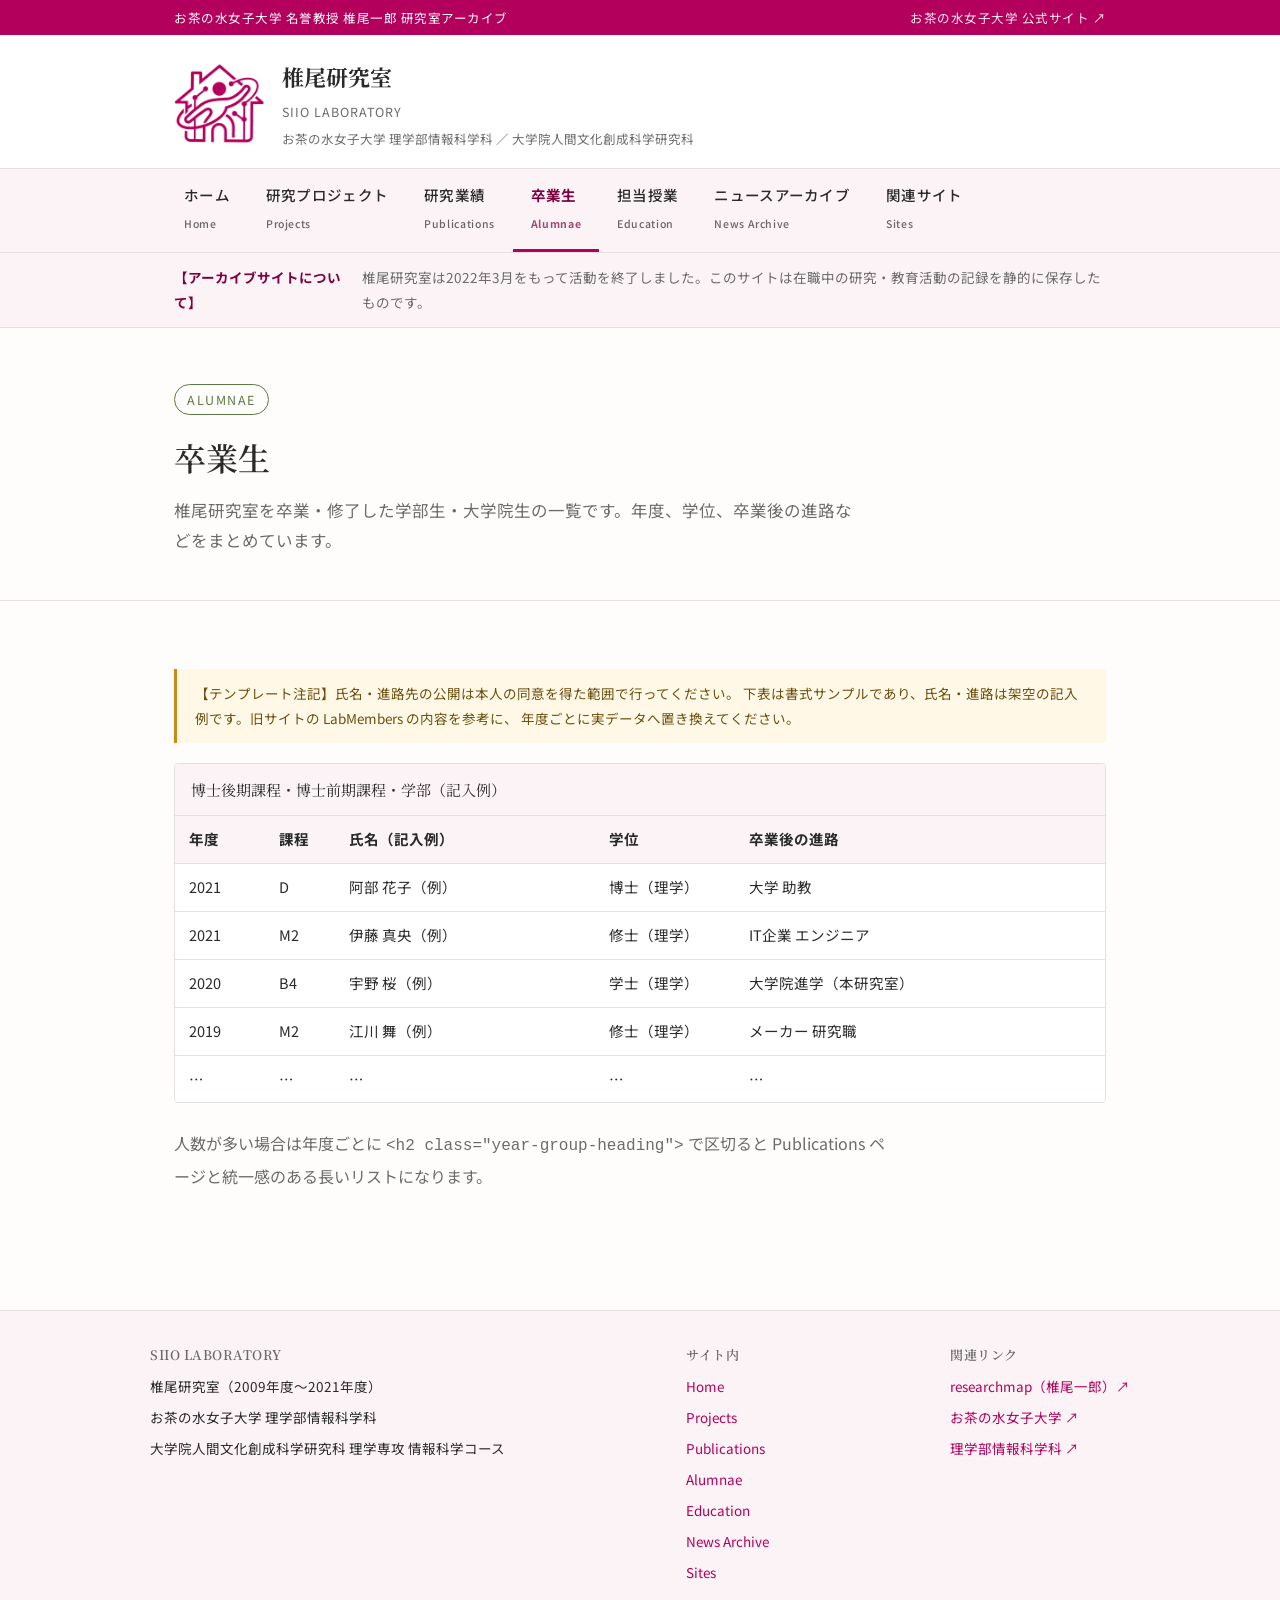
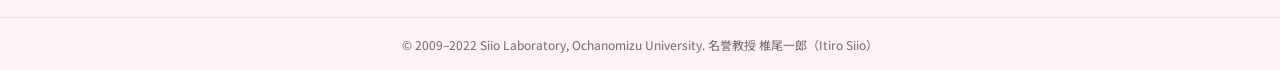
<file: alumnae.html>
<!DOCTYPE html>
<html lang="ja">
<head>
<meta charset="UTF-8">
<meta name="viewport" content="width=device-width, initial-scale=1.0">
<title>Alumnae ｜ 椎尾研究室（アーカイブ）Siio Laboratory, Ochanomizu University</title>
<meta name="description" content="椎尾研究室 卒業生・修了生の一覧。">
<link rel="preconnect" href="https://fonts.googleapis.com">
<link rel="preconnect" href="https://fonts.gstatic.com" crossorigin>
<link href="https://fonts.googleapis.com/css2?family=Noto+Serif+JP:wght@500;700&family=Noto+Sans+JP:wght@400;500;700&display=swap" rel="stylesheet">
<link rel="stylesheet" href="css/style.css">
</head>
<body>

<div class="top-bar">
  <div class="container">
    <span>お茶の水女子大学 名誉教授 椎尾一郎 研究室アーカイブ</span>
    <a href="https://www.ocha.ac.jp" target="_blank" rel="noopener">お茶の水女子大学 公式サイト ↗</a>
  </div>
</div>

<header class="site-header">
  <div class="container header-inner">


  <img src="./images/logo800.png" width="90">
  <!----------------------
    <svg class="site-logo" viewBox="0 0 44 44" xmlns="http://www.w3.org/2000/svg" role="img" aria-label="椎尾研究室ロゴ">
  <circle cx="22" cy="22" r="21" fill="none" stroke="#b3005c" stroke-width="1.4"/>
  <g fill="#b3005c">
    <path d="M22 8c3 4 3 8 0 11-3-3-3-7 0-11z"/>
    <path d="M22 36c-3-4-3-8 0-11 3 3 3 7 0 11z"/>
    <path d="M8 22c4-3 8-3 11 0-3 3-7 3-11 0z"/>
    <path d="M36 22c-4 3-8 3-11 0 3-3 7-3 11 0z"/>
  </g>
  <circle cx="22" cy="22" r="3.4" fill="#5c7a45"/>
</svg>
-------------------->



    <div class="site-title-block">
      <p class="site-title-ja">椎尾研究室</p>
      <p class="site-title-en">Siio Laboratory</p>
      <p class="site-affiliation">お茶の水女子大学 理学部情報科学科 ／ 大学院人間文化創成科学研究科</p>
    </div>
  </div>
</header>

<nav class="site-nav" aria-label="サイト内メインナビゲーション">
  <ul>
        <li><a href="index.html">ホーム<br><span style="font-size:10.5px;letter-spacing:.06em;opacity:.7">Home</span></a></li>
        <li><a href="projects.html">研究プロジェクト<br><span style="font-size:10.5px;letter-spacing:.06em;opacity:.7">Projects</span></a></li>
        <li><a href="publications.html">研究業績<br><span style="font-size:10.5px;letter-spacing:.06em;opacity:.7">Publications</span></a></li>
        <li><a href="alumnae.html" class="active">卒業生<br><span style="font-size:10.5px;letter-spacing:.06em;opacity:.7">Alumnae</span></a></li>
        <li><a href="education.html">担当授業<br><span style="font-size:10.5px;letter-spacing:.06em;opacity:.7">Education</span></a></li>
        <li><a href="news.html">ニュースアーカイブ<br><span style="font-size:10.5px;letter-spacing:.06em;opacity:.7">News Archive</span></a></li>
        <li><a href="sites.html">関連サイト<br><span style="font-size:10.5px;letter-spacing:.06em;opacity:.7">Sites</span></a></li>
  </ul>
</nav>

<div class="archive-notice">
  <div class="container">
    <strong>【アーカイブサイトについて】</strong>
    <span>椎尾研究室は2022年3月をもって活動を終了しました。このサイトは在職中の研究・教育活動の記録を静的に保存したものです。</span>
  </div>
</div>

<section class="hero">
  <div class="container">
    <span class="hero-eyebrow">ALUMNAE</span>
    <h1>卒業生</h1>
    <p class="lead">
      椎尾研究室を卒業・修了した学部生・大学院生の一覧です。年度、学位、卒業後の進路などをまとめています。
    </p>
  </div>
</section>

<section class="section">
  <div class="container">
    <div class="template-note">
      【テンプレート注記】氏名・進路先の公開は本人の同意を得た範囲で行ってください。
      下表は書式サンプルであり、氏名・進路は架空の記入例です。旧サイトの LabMembers の内容を参考に、
      年度ごとに実データへ置き換えてください。
    </div>

    <div class="data-table-wrap">
      <table class="data-table">
        <caption>博士後期課程・博士前期課程・学部（記入例）</caption>
        <thead>
          <tr>
            <th style="width:90px;">年度</th>
            <th style="width:70px;">課程</th>
            <th>氏名（記入例）</th>
            <th style="width:140px;">学位</th>
            <th>卒業後の進路</th>
          </tr>
        </thead>
        <tbody>
          <tr><td>2021</td><td>D</td><td>阿部 花子（例）</td><td>博士（理学）</td><td>大学 助教</td></tr>
          <tr><td>2021</td><td>M2</td><td>伊藤 真央（例）</td><td>修士（理学）</td><td>IT企業 エンジニア</td></tr>
          <tr><td>2020</td><td>B4</td><td>宇野 桜（例）</td><td>学士（理学）</td><td>大学院進学（本研究室）</td></tr>
          <tr><td>2019</td><td>M2</td><td>江川 舞（例）</td><td>修士（理学）</td><td>メーカー 研究職</td></tr>
          <tr><td>&hellip;</td><td>&hellip;</td><td>&hellip;</td><td>&hellip;</td><td>&hellip;</td></tr>
        </tbody>
      </table>
    </div>

    <p class="section-intro" style="margin-top:26px;">
      人数が多い場合は年度ごとに <code>&lt;h2 class="year-group-heading"&gt;</code> で区切ると
      Publications ページと統一感のある長いリストになります。
    </p>
  </div>
</section>

<footer class="site-footer">
  <div class="container footer-inner">
    <div class="footer-col">
      <h4>SIIO LABORATORY</h4>
      <ul>
        <li>椎尾研究室（2009年度〜2021年度）</li>
        <li>お茶の水女子大学 理学部情報科学科</li>
        <li>大学院人間文化創成科学研究科 理学専攻 情報科学コース</li>
      </ul>
    </div>
    <div class="footer-col">
      <h4>サイト内</h4>
      <ul>
        <li><a href="index.html">Home</a></li>
        <li><a href="projects.html">Projects</a></li>
        <li><a href="publications.html">Publications</a></li>
        <li><a href="alumnae.html">Alumnae</a></li>
        <li><a href="education.html">Education</a></li>
        <li><a href="news.html">News Archive</a></li>
        <li><a href="sites.html">Sites</a></li>
      </ul>
    </div>
    <div class="footer-col">
      <h4>関連リンク</h4>
      <ul>
        <li><a href="https://researchmap.jp/siio" target="_blank" rel="noopener">researchmap（椎尾一郎）↗</a></li>
        <li><a href="https://www.ocha.ac.jp" target="_blank" rel="noopener">お茶の水女子大学 ↗</a></li>
        <li><a href="https://www.sci.ocha.ac.jp/ug/is/index.html" target="_blank" rel="noopener">理学部情報科学科 ↗</a></li>
      </ul>
    </div>
  </div>
  <div class="footer-bottom">
    &copy; 2009&ndash;2022 Siio Laboratory, Ochanomizu University. 名誉教授 椎尾一郎（Itiro Siio）
  </div>
</footer>

</body>
</html>
</file>
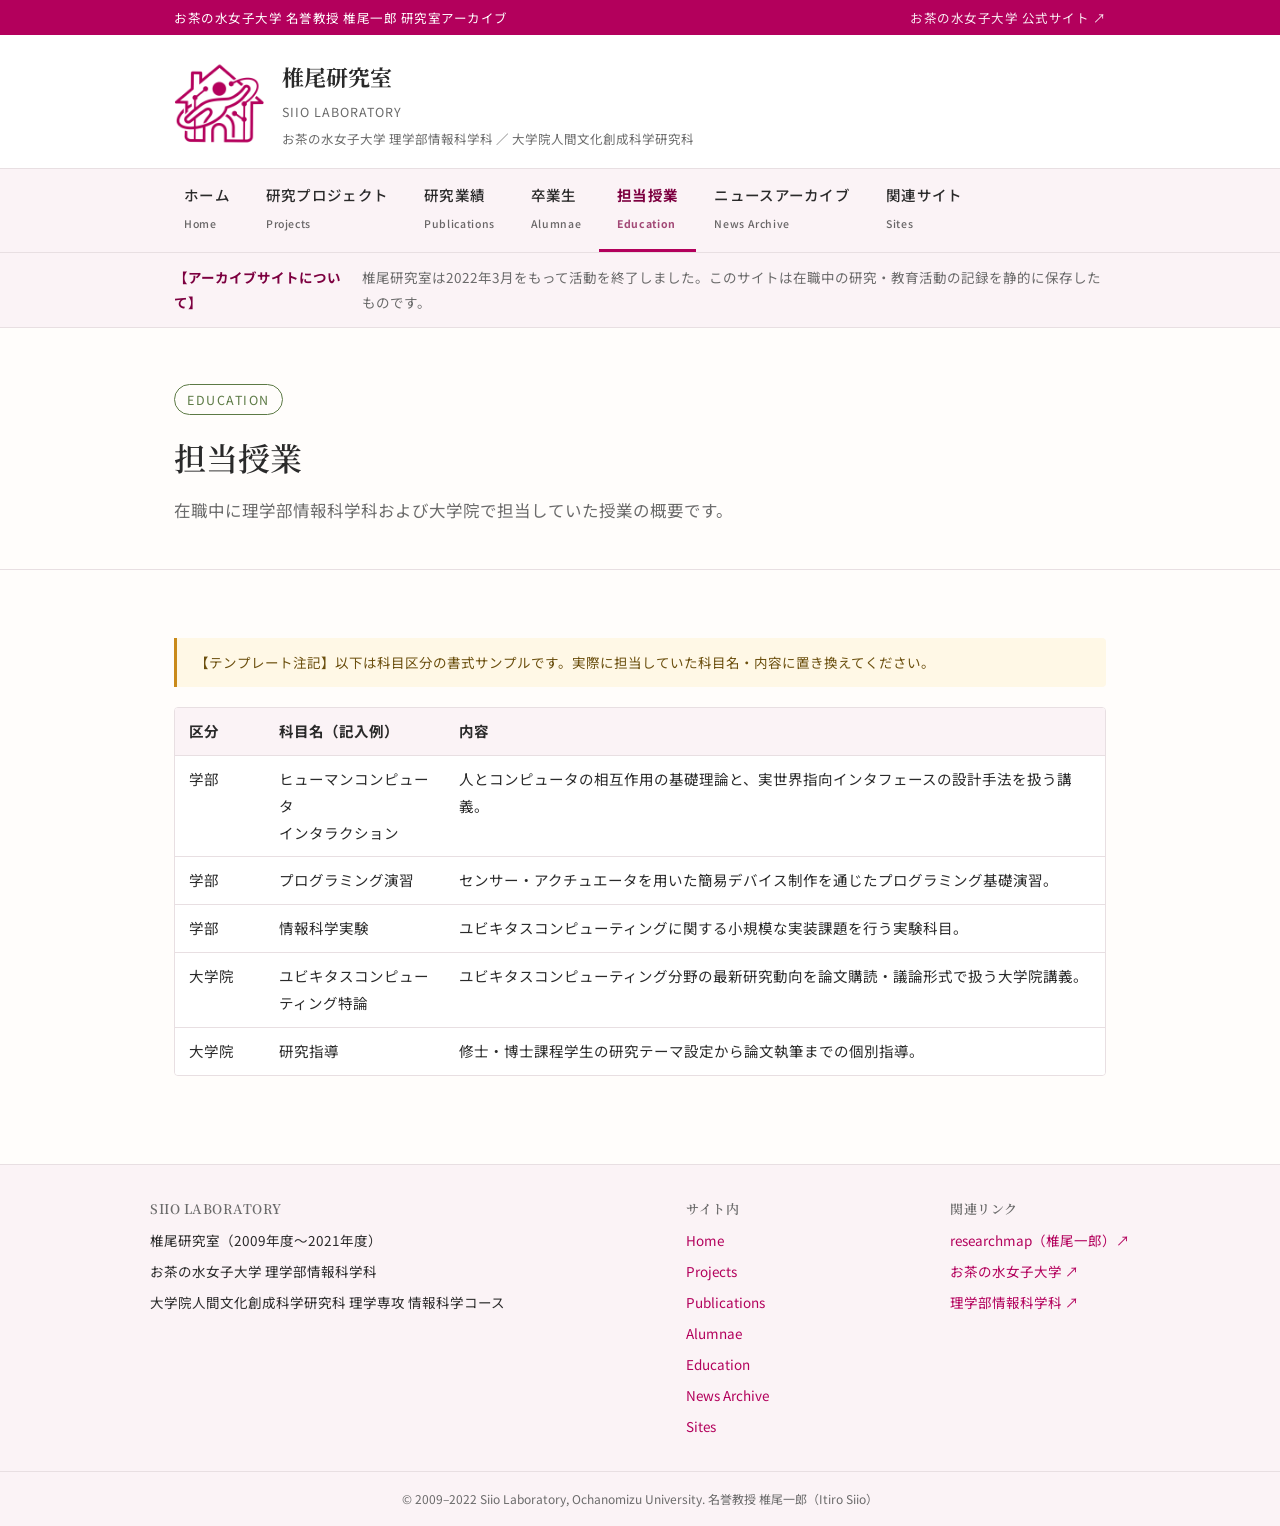
<file: education.html>
<!DOCTYPE html>
<html lang="ja">
<head>
<meta charset="UTF-8">
<meta name="viewport" content="width=device-width, initial-scale=1.0">
<title>Education ｜ 椎尾研究室（アーカイブ）Siio Laboratory, Ochanomizu University</title>
<meta name="description" content="椎尾研究室 担当授業の紹介。">
<link rel="preconnect" href="https://fonts.googleapis.com">
<link rel="preconnect" href="https://fonts.gstatic.com" crossorigin>
<link href="https://fonts.googleapis.com/css2?family=Noto+Serif+JP:wght@500;700&family=Noto+Sans+JP:wght@400;500;700&display=swap" rel="stylesheet">
<link rel="stylesheet" href="css/style.css">
</head>
<body>

<div class="top-bar">
  <div class="container">
    <span>お茶の水女子大学 名誉教授 椎尾一郎 研究室アーカイブ</span>
    <a href="https://www.ocha.ac.jp" target="_blank" rel="noopener">お茶の水女子大学 公式サイト ↗</a>
  </div>
</div>

<header class="site-header">
  <div class="container header-inner">


  <img src="./images/logo800.png" width="90">
  <!----------------------
    <svg class="site-logo" viewBox="0 0 44 44" xmlns="http://www.w3.org/2000/svg" role="img" aria-label="椎尾研究室ロゴ">
  <circle cx="22" cy="22" r="21" fill="none" stroke="#b3005c" stroke-width="1.4"/>
  <g fill="#b3005c">
    <path d="M22 8c3 4 3 8 0 11-3-3-3-7 0-11z"/>
    <path d="M22 36c-3-4-3-8 0-11 3 3 3 7 0 11z"/>
    <path d="M8 22c4-3 8-3 11 0-3 3-7 3-11 0z"/>
    <path d="M36 22c-4 3-8 3-11 0 3-3 7-3 11 0z"/>
  </g>
  <circle cx="22" cy="22" r="3.4" fill="#5c7a45"/>
</svg>
-------------------->



    <div class="site-title-block">
      <p class="site-title-ja">椎尾研究室</p>
      <p class="site-title-en">Siio Laboratory</p>
      <p class="site-affiliation">お茶の水女子大学 理学部情報科学科 ／ 大学院人間文化創成科学研究科</p>
    </div>
  </div>
</header>

<nav class="site-nav" aria-label="サイト内メインナビゲーション">
  <ul>
        <li><a href="index.html">ホーム<br><span style="font-size:10.5px;letter-spacing:.06em;opacity:.7">Home</span></a></li>
        <li><a href="projects.html">研究プロジェクト<br><span style="font-size:10.5px;letter-spacing:.06em;opacity:.7">Projects</span></a></li>
        <li><a href="publications.html">研究業績<br><span style="font-size:10.5px;letter-spacing:.06em;opacity:.7">Publications</span></a></li>
        <li><a href="alumnae.html">卒業生<br><span style="font-size:10.5px;letter-spacing:.06em;opacity:.7">Alumnae</span></a></li>
        <li><a href="education.html" class="active">担当授業<br><span style="font-size:10.5px;letter-spacing:.06em;opacity:.7">Education</span></a></li>
        <li><a href="news.html">ニュースアーカイブ<br><span style="font-size:10.5px;letter-spacing:.06em;opacity:.7">News Archive</span></a></li>
        <li><a href="sites.html">関連サイト<br><span style="font-size:10.5px;letter-spacing:.06em;opacity:.7">Sites</span></a></li>
  </ul>
</nav>

<div class="archive-notice">
  <div class="container">
    <strong>【アーカイブサイトについて】</strong>
    <span>椎尾研究室は2022年3月をもって活動を終了しました。このサイトは在職中の研究・教育活動の記録を静的に保存したものです。</span>
  </div>
</div>

<section class="hero">
  <div class="container">
    <span class="hero-eyebrow">EDUCATION</span>
    <h1>担当授業</h1>
    <p class="lead">
      在職中に理学部情報科学科および大学院で担当していた授業の概要です。
    </p>
  </div>
</section>

<section class="section">
  <div class="container">
    <div class="template-note">
      【テンプレート注記】以下は科目区分の書式サンプルです。実際に担当していた科目名・内容に置き換えてください。
    </div>
    <div class="data-table-wrap">
      <table class="data-table">
        <thead>
          <tr>
            <th style="width:90px;">区分</th>
            <th style="width:180px;">科目名（記入例）</th>
            <th>内容</th>
          </tr>
        </thead>
        <tbody>
          <tr>
            <td>学部</td>
            <td>ヒューマンコンピュータ<br>インタラクション</td>
            <td>人とコンピュータの相互作用の基礎理論と、実世界指向インタフェースの設計手法を扱う講義。</td>
          </tr>
          <tr>
            <td>学部</td>
            <td>プログラミング演習</td>
            <td>センサー・アクチュエータを用いた簡易デバイス制作を通じたプログラミング基礎演習。</td>
          </tr>
          <tr>
            <td>学部</td>
            <td>情報科学実験</td>
            <td>ユビキタスコンピューティングに関する小規模な実装課題を行う実験科目。</td>
          </tr>
          <tr>
            <td>大学院</td>
            <td>ユビキタスコンピューティング特論</td>
            <td>ユビキタスコンピューティング分野の最新研究動向を論文購読・議論形式で扱う大学院講義。</td>
          </tr>
          <tr>
            <td>大学院</td>
            <td>研究指導</td>
            <td>修士・博士課程学生の研究テーマ設定から論文執筆までの個別指導。</td>
          </tr>
        </tbody>
      </table>
    </div>
  </div>
</section>

<footer class="site-footer">
  <div class="container footer-inner">
    <div class="footer-col">
      <h4>SIIO LABORATORY</h4>
      <ul>
        <li>椎尾研究室（2009年度〜2021年度）</li>
        <li>お茶の水女子大学 理学部情報科学科</li>
        <li>大学院人間文化創成科学研究科 理学専攻 情報科学コース</li>
      </ul>
    </div>
    <div class="footer-col">
      <h4>サイト内</h4>
      <ul>
        <li><a href="index.html">Home</a></li>
        <li><a href="projects.html">Projects</a></li>
        <li><a href="publications.html">Publications</a></li>
        <li><a href="alumnae.html">Alumnae</a></li>
        <li><a href="education.html">Education</a></li>
        <li><a href="news.html">News Archive</a></li>
        <li><a href="sites.html">Sites</a></li>
      </ul>
    </div>
    <div class="footer-col">
      <h4>関連リンク</h4>
      <ul>
        <li><a href="https://researchmap.jp/siio" target="_blank" rel="noopener">researchmap（椎尾一郎）↗</a></li>
        <li><a href="https://www.ocha.ac.jp" target="_blank" rel="noopener">お茶の水女子大学 ↗</a></li>
        <li><a href="https://www.sci.ocha.ac.jp/ug/is/index.html" target="_blank" rel="noopener">理学部情報科学科 ↗</a></li>
      </ul>
    </div>
  </div>
  <div class="footer-bottom">
    &copy; 2009&ndash;2022 Siio Laboratory, Ochanomizu University. 名誉教授 椎尾一郎（Itiro Siio）
  </div>
</footer>

</body>
</html>
</file>
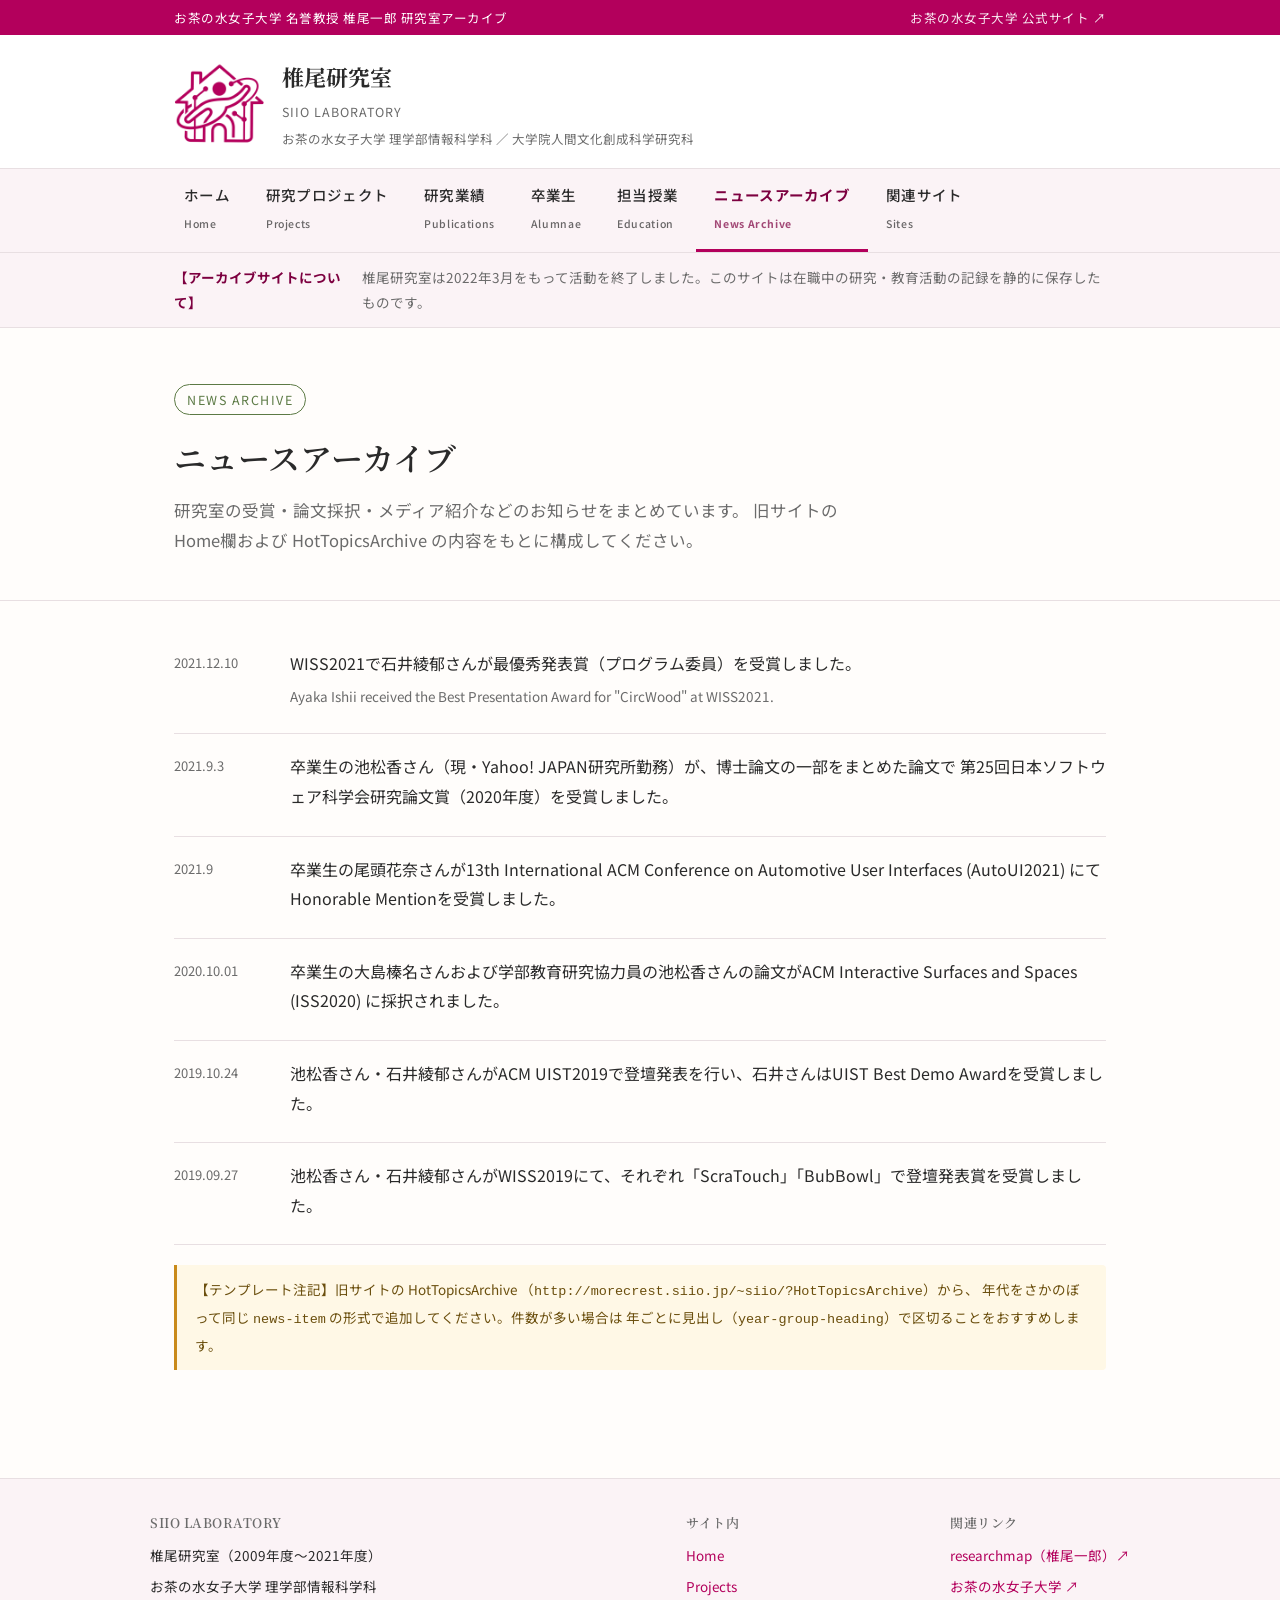
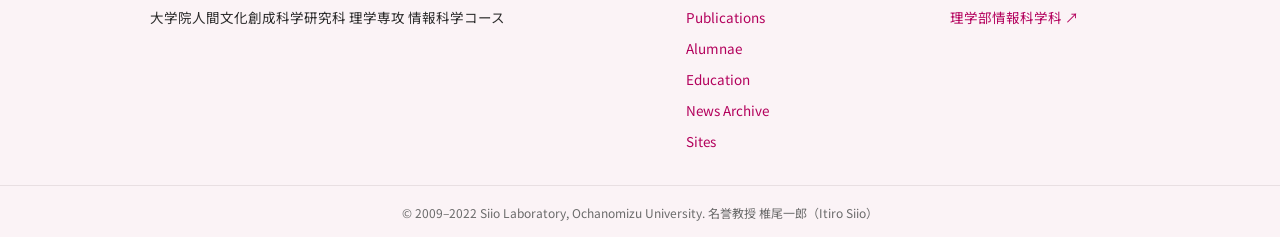
<file: news.html>
<!DOCTYPE html>
<html lang="ja">
<head>
<meta charset="UTF-8">
<meta name="viewport" content="width=device-width, initial-scale=1.0">
<title>News Archive ｜ 椎尾研究室（アーカイブ）Siio Laboratory, Ochanomizu University</title>
<meta name="description" content="椎尾研究室 ニュース・受賞・採択情報のアーカイブ。">
<link rel="preconnect" href="https://fonts.googleapis.com">
<link rel="preconnect" href="https://fonts.gstatic.com" crossorigin>
<link href="https://fonts.googleapis.com/css2?family=Noto+Serif+JP:wght@500;700&family=Noto+Sans+JP:wght@400;500;700&display=swap" rel="stylesheet">
<link rel="stylesheet" href="css/style.css">
</head>
<body>

<div class="top-bar">
  <div class="container">
    <span>お茶の水女子大学 名誉教授 椎尾一郎 研究室アーカイブ</span>
    <a href="https://www.ocha.ac.jp" target="_blank" rel="noopener">お茶の水女子大学 公式サイト ↗</a>
  </div>
</div>

<header class="site-header">
  <div class="container header-inner">
  
  
  <img src="./images/logo800.png" width="90">
  <!----------------------
    <svg class="site-logo" viewBox="0 0 44 44" xmlns="http://www.w3.org/2000/svg" role="img" aria-label="椎尾研究室ロゴ">
  <circle cx="22" cy="22" r="21" fill="none" stroke="#b3005c" stroke-width="1.4"/>
  <g fill="#b3005c">
    <path d="M22 8c3 4 3 8 0 11-3-3-3-7 0-11z"/>
    <path d="M22 36c-3-4-3-8 0-11 3 3 3 7 0 11z"/>
    <path d="M8 22c4-3 8-3 11 0-3 3-7 3-11 0z"/>
    <path d="M36 22c-4 3-8 3-11 0 3-3 7-3 11 0z"/>
  </g>
  <circle cx="22" cy="22" r="3.4" fill="#5c7a45"/>
</svg>
-------------------->

    <div class="site-title-block">
      <p class="site-title-ja">椎尾研究室</p>
      <p class="site-title-en">Siio Laboratory</p>
      <p class="site-affiliation">お茶の水女子大学 理学部情報科学科 ／ 大学院人間文化創成科学研究科</p>
    </div>
  </div>
</header>

<nav class="site-nav" aria-label="サイト内メインナビゲーション">
  <ul>
        <li><a href="index.html">ホーム<br><span style="font-size:10.5px;letter-spacing:.06em;opacity:.7">Home</span></a></li>
        <li><a href="projects.html">研究プロジェクト<br><span style="font-size:10.5px;letter-spacing:.06em;opacity:.7">Projects</span></a></li>
        <li><a href="publications.html">研究業績<br><span style="font-size:10.5px;letter-spacing:.06em;opacity:.7">Publications</span></a></li>
        <li><a href="alumnae.html">卒業生<br><span style="font-size:10.5px;letter-spacing:.06em;opacity:.7">Alumnae</span></a></li>
        <li><a href="education.html">担当授業<br><span style="font-size:10.5px;letter-spacing:.06em;opacity:.7">Education</span></a></li>
        <li><a href="news.html" class="active">ニュースアーカイブ<br><span style="font-size:10.5px;letter-spacing:.06em;opacity:.7">News Archive</span></a></li>
        <li><a href="sites.html">関連サイト<br><span style="font-size:10.5px;letter-spacing:.06em;opacity:.7">Sites</span></a></li>
  </ul>
</nav>

<div class="archive-notice">
  <div class="container">
    <strong>【アーカイブサイトについて】</strong>
    <span>椎尾研究室は2022年3月をもって活動を終了しました。このサイトは在職中の研究・教育活動の記録を静的に保存したものです。</span>
  </div>
</div>

<section class="hero">
  <div class="container">
    <span class="hero-eyebrow">NEWS ARCHIVE</span>
    <h1>ニュースアーカイブ</h1>
    <p class="lead">
      研究室の受賞・論文採択・メディア紹介などのお知らせをまとめています。
      旧サイトのHome欄および HotTopicsArchive の内容をもとに構成してください。
    </p>
  </div>
</section>

<section class="section">
  <div class="container">
    <ul class="news-list">
      <li class="news-item">
        <div class="news-date">2021.12.10</div>
        <div class="news-content">
          <p>WISS2021で石井綾郁さんが最優秀発表賞（プログラム委員）を受賞しました。</p>
          <p class="en">Ayaka Ishii received the Best Presentation Award for "CircWood" at WISS2021.</p>
        </div>
      </li>
      <li class="news-item">
        <div class="news-date">2021.9.3</div>
        <div class="news-content">
          <p>卒業生の池松香さん（現・Yahoo! JAPAN研究所勤務）が、博士論文の一部をまとめた論文で
          第25回日本ソフトウェア科学会研究論文賞（2020年度）を受賞しました。</p>
        </div>
      </li>
      <li class="news-item">
        <div class="news-date">2021.9</div>
        <div class="news-content">
          <p>卒業生の尾頭花奈さんが13th International ACM Conference on Automotive User Interfaces (AutoUI2021)
          にてHonorable Mentionを受賞しました。</p>
        </div>
      </li>
      <li class="news-item">
        <div class="news-date">2020.10.01</div>
        <div class="news-content">
          <p>卒業生の大島榛名さんおよび学部教育研究協力員の池松香さんの論文がACM Interactive Surfaces and Spaces
          (ISS2020) に採択されました。</p>
        </div>
      </li>
      <li class="news-item">
        <div class="news-date">2019.10.24</div>
        <div class="news-content">
          <p>池松香さん・石井綾郁さんがACM UIST2019で登壇発表を行い、石井さんはUIST Best Demo Awardを受賞しました。</p>
        </div>
      </li>
      <li class="news-item">
        <div class="news-date">2019.09.27</div>
        <div class="news-content">
          <p>池松香さん・石井綾郁さんがWISS2019にて、それぞれ「ScraTouch」「BubBowl」で登壇発表賞を受賞しました。</p>
        </div>
      </li>
    </ul>
    <div class="template-note">
      【テンプレート注記】旧サイトの HotTopicsArchive
      （<code>http://morecrest.siio.jp/~siio/?HotTopicsArchive</code>）から、
      年代をさかのぼって同じ <code>news-item</code> の形式で追加してください。件数が多い場合は
      年ごとに見出し（<code>year-group-heading</code>）で区切ることをおすすめします。
    </div>
  </div>
</section>

<footer class="site-footer">
  <div class="container footer-inner">
    <div class="footer-col">
      <h4>SIIO LABORATORY</h4>
      <ul>
        <li>椎尾研究室（2009年度〜2021年度）</li>
        <li>お茶の水女子大学 理学部情報科学科</li>
        <li>大学院人間文化創成科学研究科 理学専攻 情報科学コース</li>
      </ul>
    </div>
    <div class="footer-col">
      <h4>サイト内</h4>
      <ul>
        <li><a href="index.html">Home</a></li>
        <li><a href="projects.html">Projects</a></li>
        <li><a href="publications.html">Publications</a></li>
        <li><a href="alumnae.html">Alumnae</a></li>
        <li><a href="education.html">Education</a></li>
        <li><a href="news.html">News Archive</a></li>
        <li><a href="sites.html">Sites</a></li>
      </ul>
    </div>
    <div class="footer-col">
      <h4>関連リンク</h4>
      <ul>
        <li><a href="https://researchmap.jp/siio" target="_blank" rel="noopener">researchmap（椎尾一郎）↗</a></li>
        <li><a href="https://www.ocha.ac.jp" target="_blank" rel="noopener">お茶の水女子大学 ↗</a></li>
        <li><a href="https://www.sci.ocha.ac.jp/ug/is/index.html" target="_blank" rel="noopener">理学部情報科学科 ↗</a></li>
      </ul>
    </div>
  </div>
  <div class="footer-bottom">
    &copy; 2009&ndash;2022 Siio Laboratory, Ochanomizu University. 名誉教授 椎尾一郎（Itiro Siio）
  </div>
</footer>

</body>
</html>
</file>
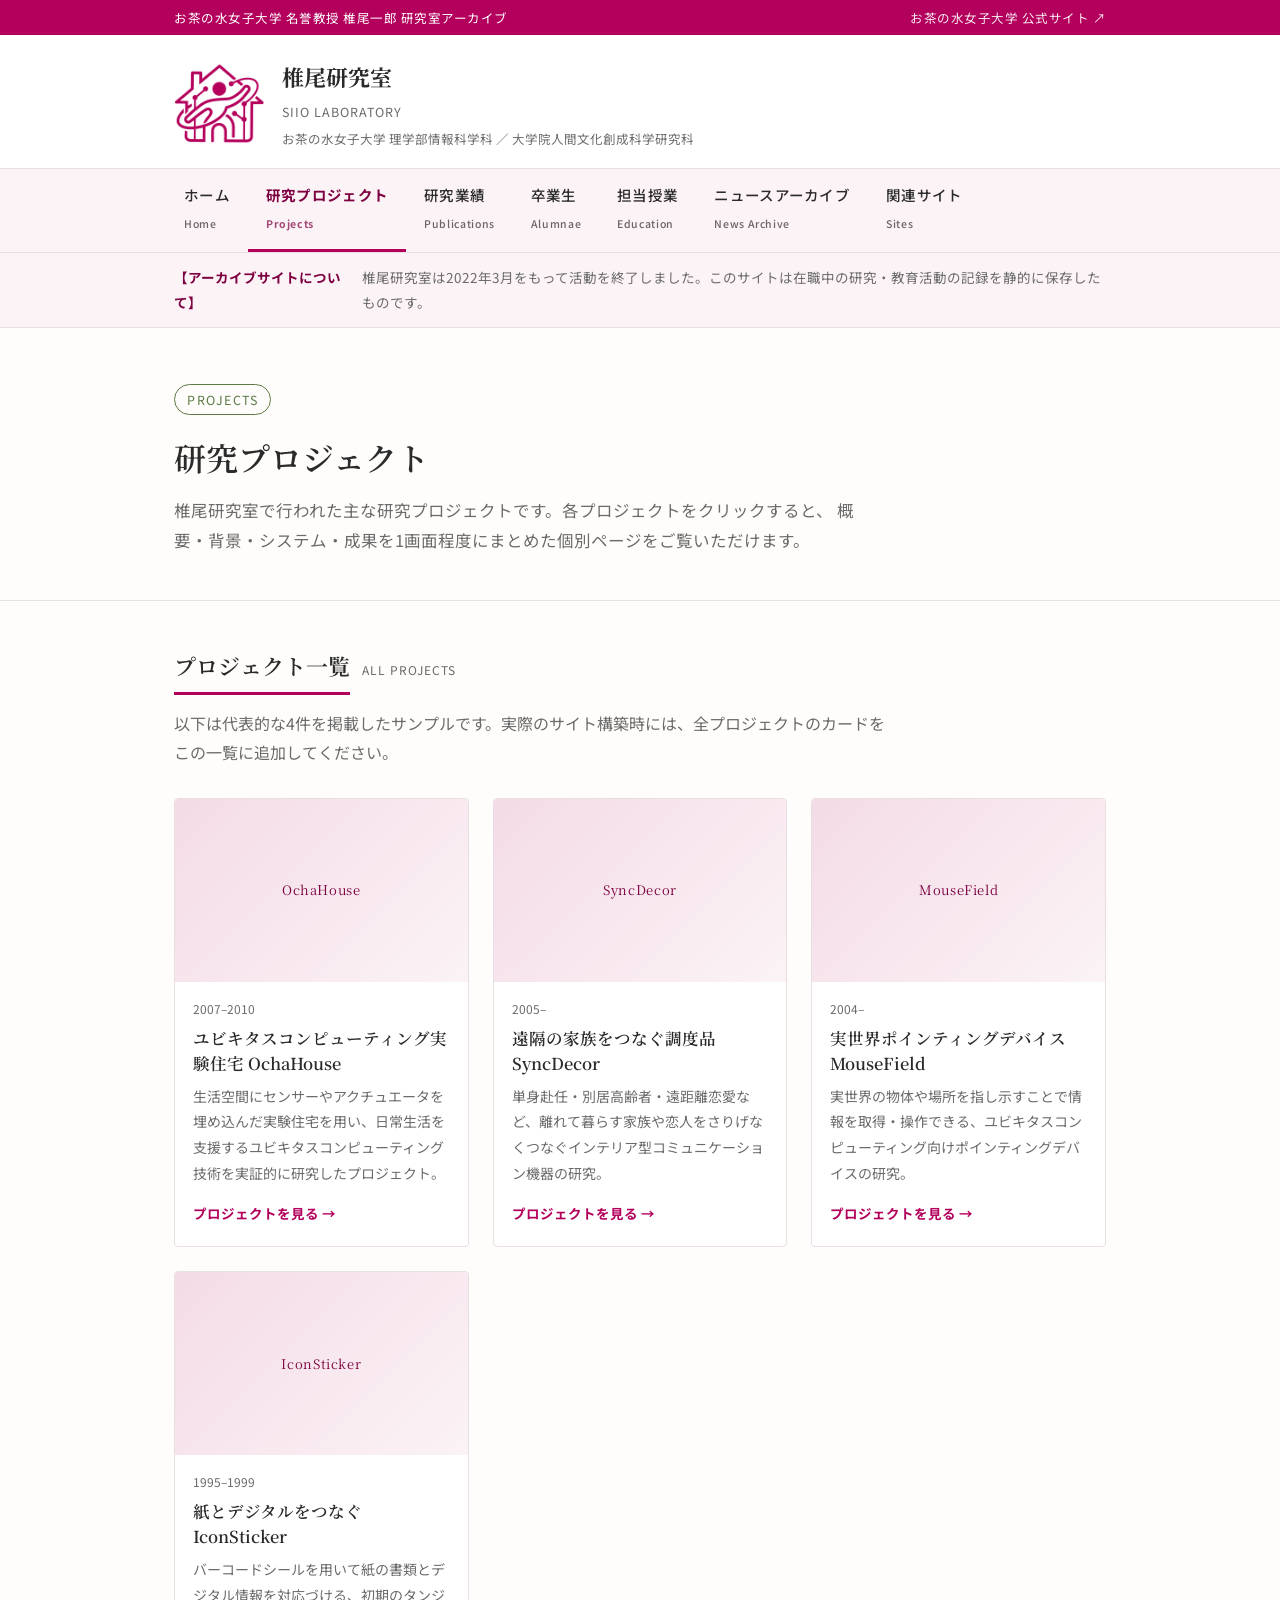
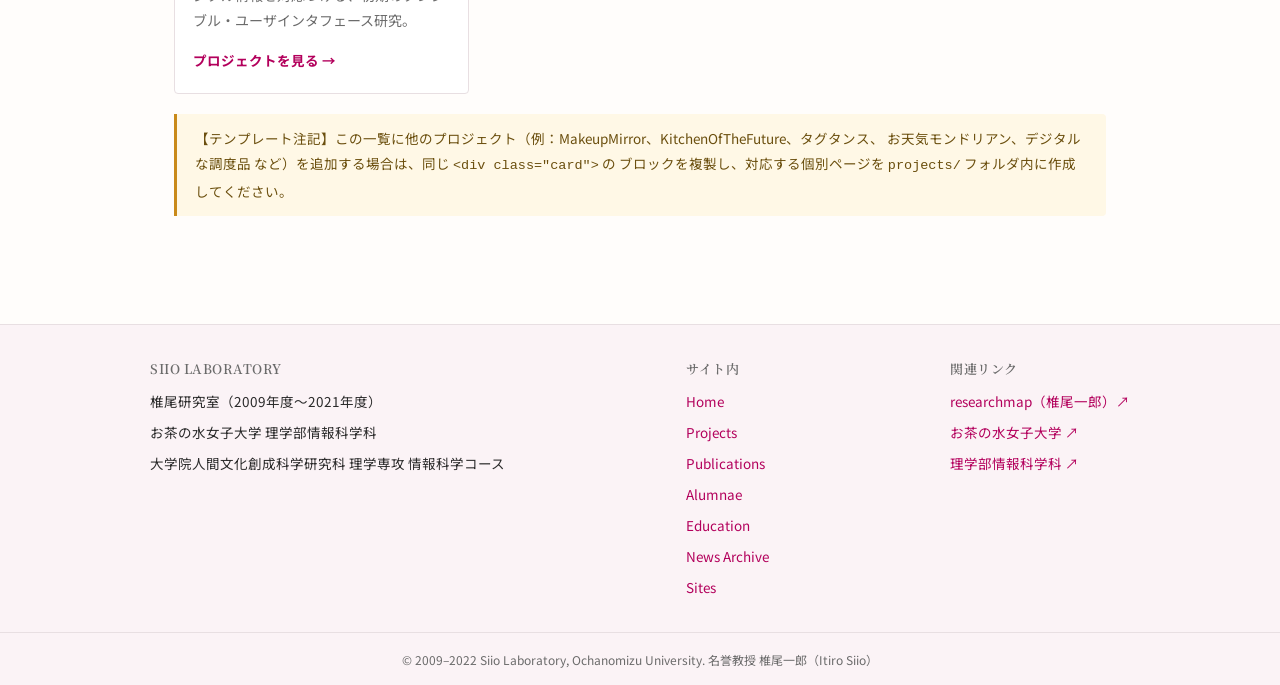
<file: projects.html>
<!DOCTYPE html>
<html lang="ja">
<head>
<meta charset="UTF-8">
<meta name="viewport" content="width=device-width, initial-scale=1.0">
<title>Projects ｜ 椎尾研究室（アーカイブ）Siio Laboratory, Ochanomizu University</title>
<meta name="description" content="椎尾研究室で行われた研究プロジェクトの一覧。">
<link rel="preconnect" href="https://fonts.googleapis.com">
<link rel="preconnect" href="https://fonts.gstatic.com" crossorigin>
<link href="https://fonts.googleapis.com/css2?family=Noto+Serif+JP:wght@500;700&family=Noto+Sans+JP:wght@400;500;700&display=swap" rel="stylesheet">
<link rel="stylesheet" href="css/style.css">
</head>
<body>

<div class="top-bar">
  <div class="container">
    <span>お茶の水女子大学 名誉教授 椎尾一郎 研究室アーカイブ</span>
    <a href="https://www.ocha.ac.jp" target="_blank" rel="noopener">お茶の水女子大学 公式サイト ↗</a>
  </div>
</div>

<header class="site-header">
  <div class="container header-inner">


  <img src="./images/logo800.png" width="90">
  <!----------------------
    <svg class="site-logo" viewBox="0 0 44 44" xmlns="http://www.w3.org/2000/svg" role="img" aria-label="椎尾研究室ロゴ">
  <circle cx="22" cy="22" r="21" fill="none" stroke="#b3005c" stroke-width="1.4"/>
  <g fill="#b3005c">
    <path d="M22 8c3 4 3 8 0 11-3-3-3-7 0-11z"/>
    <path d="M22 36c-3-4-3-8 0-11 3 3 3 7 0 11z"/>
    <path d="M8 22c4-3 8-3 11 0-3 3-7 3-11 0z"/>
    <path d="M36 22c-4 3-8 3-11 0 3-3 7-3 11 0z"/>
  </g>
  <circle cx="22" cy="22" r="3.4" fill="#5c7a45"/>
</svg>
-------------------->
    <div class="site-title-block">
      <p class="site-title-ja">椎尾研究室</p>
      <p class="site-title-en">Siio Laboratory</p>
      <p class="site-affiliation">お茶の水女子大学 理学部情報科学科 ／ 大学院人間文化創成科学研究科</p>
    </div>
  </div>
</header>

<nav class="site-nav" aria-label="サイト内メインナビゲーション">
  <ul>
        <li><a href="index.html">ホーム<br><span style="font-size:10.5px;letter-spacing:.06em;opacity:.7">Home</span></a></li>
        <li><a href="projects.html" class="active">研究プロジェクト<br><span style="font-size:10.5px;letter-spacing:.06em;opacity:.7">Projects</span></a></li>
        <li><a href="publications.html">研究業績<br><span style="font-size:10.5px;letter-spacing:.06em;opacity:.7">Publications</span></a></li>
        <li><a href="alumnae.html">卒業生<br><span style="font-size:10.5px;letter-spacing:.06em;opacity:.7">Alumnae</span></a></li>
        <li><a href="education.html">担当授業<br><span style="font-size:10.5px;letter-spacing:.06em;opacity:.7">Education</span></a></li>
        <li><a href="news.html">ニュースアーカイブ<br><span style="font-size:10.5px;letter-spacing:.06em;opacity:.7">News Archive</span></a></li>
        <li><a href="sites.html">関連サイト<br><span style="font-size:10.5px;letter-spacing:.06em;opacity:.7">Sites</span></a></li>
  </ul>
</nav>

<div class="archive-notice">
  <div class="container">
    <strong>【アーカイブサイトについて】</strong>
    <span>椎尾研究室は2022年3月をもって活動を終了しました。このサイトは在職中の研究・教育活動の記録を静的に保存したものです。</span>
  </div>
</div>

<section class="hero">
  <div class="container">
    <span class="hero-eyebrow">PROJECTS</span>
    <h1>研究プロジェクト</h1>
    <p class="lead">
      椎尾研究室で行われた主な研究プロジェクトです。各プロジェクトをクリックすると、
      概要・背景・システム・成果を1画面程度にまとめた個別ページをご覧いただけます。
    </p>
  </div>
</section>

<section class="section">
  <div class="container">
    <div class="section-heading">
      <h2>プロジェクト一覧</h2>
      <span class="en">All Projects</span>
    </div>
    <p class="section-intro">
      以下は代表的な4件を掲載したサンプルです。実際のサイト構築時には、全プロジェクトのカードをこの一覧に追加してください。
    </p>
    <div class="card-grid">
      
      <div class="card">
        <div class="card-thumb">OchaHouse</div>
        <div class="card-body">
          <div class="card-period">2007&ndash;2010</div>
          <h3><a href="projects/ochahouse.html">ユビキタスコンピューティング実験住宅 OchaHouse</a></h3>
          <p>生活空間にセンサーやアクチュエータを埋め込んだ実験住宅を用い、日常生活を支援するユビキタスコンピューティング技術を実証的に研究したプロジェクト。</p>
          <a class="card-link" href="projects/ochahouse.html">プロジェクトを見る →</a>
        </div>
      </div>
      
      <div class="card">
        <div class="card-thumb">SyncDecor</div>
        <div class="card-body">
          <div class="card-period">2005&ndash;</div>
          <h3><a href="projects/syncdecor.html">遠隔の家族をつなぐ調度品 SyncDecor</a></h3>
          <p>単身赴任・別居高齢者・遠距離恋愛など、離れて暮らす家族や恋人をさりげなくつなぐインテリア型コミュニケーション機器の研究。</p>
          <a class="card-link" href="projects/syncdecor.html">プロジェクトを見る →</a>
        </div>
      </div>
      
      <div class="card">
        <div class="card-thumb">MouseField</div>
        <div class="card-body">
          <div class="card-period">2004&ndash;</div>
          <h3><a href="projects/mousefield.html">実世界ポインティングデバイス MouseField</a></h3>
          <p>実世界の物体や場所を指し示すことで情報を取得・操作できる、ユビキタスコンピューティング向けポインティングデバイスの研究。</p>
          <a class="card-link" href="projects/mousefield.html">プロジェクトを見る →</a>
        </div>
      </div>
      
      <div class="card">
        <div class="card-thumb">IconSticker</div>
        <div class="card-body">
          <div class="card-period">1995&ndash;1999</div>
          <h3><a href="projects/iconsticker.html">紙とデジタルをつなぐ IconSticker</a></h3>
          <p>バーコードシールを用いて紙の書類とデジタル情報を対応づける、初期のタンジブル・ユーザインタフェース研究。</p>
          <a class="card-link" href="projects/iconsticker.html">プロジェクトを見る →</a>
        </div>
      </div>
    </div>
    <p class="template-note">
      【テンプレート注記】この一覧に他のプロジェクト（例：MakeupMirror、KitchenOfTheFuture、タグタンス、
      お天気モンドリアン、デジタルな調度品 など）を追加する場合は、同じ <code>&lt;div class="card"&gt;</code> の
      ブロックを複製し、対応する個別ページを <code>projects/</code> フォルダ内に作成してください。
    </p>
  </div>
</section>

<footer class="site-footer">
  <div class="container footer-inner">
    <div class="footer-col">
      <h4>SIIO LABORATORY</h4>
      <ul>
        <li>椎尾研究室（2009年度〜2021年度）</li>
        <li>お茶の水女子大学 理学部情報科学科</li>
        <li>大学院人間文化創成科学研究科 理学専攻 情報科学コース</li>
      </ul>
    </div>
    <div class="footer-col">
      <h4>サイト内</h4>
      <ul>
        <li><a href="index.html">Home</a></li>
        <li><a href="projects.html">Projects</a></li>
        <li><a href="publications.html">Publications</a></li>
        <li><a href="alumnae.html">Alumnae</a></li>
        <li><a href="education.html">Education</a></li>
        <li><a href="news.html">News Archive</a></li>
        <li><a href="sites.html">Sites</a></li>
      </ul>
    </div>
    <div class="footer-col">
      <h4>関連リンク</h4>
      <ul>
        <li><a href="https://researchmap.jp/siio" target="_blank" rel="noopener">researchmap（椎尾一郎）↗</a></li>
        <li><a href="https://www.ocha.ac.jp" target="_blank" rel="noopener">お茶の水女子大学 ↗</a></li>
        <li><a href="https://www.sci.ocha.ac.jp/ug/is/index.html" target="_blank" rel="noopener">理学部情報科学科 ↗</a></li>
      </ul>
    </div>
  </div>
  <div class="footer-bottom">
    &copy; 2009&ndash;2022 Siio Laboratory, Ochanomizu University. 名誉教授 椎尾一郎（Itiro Siio）
  </div>
</footer>

</body>
</html>
</file>
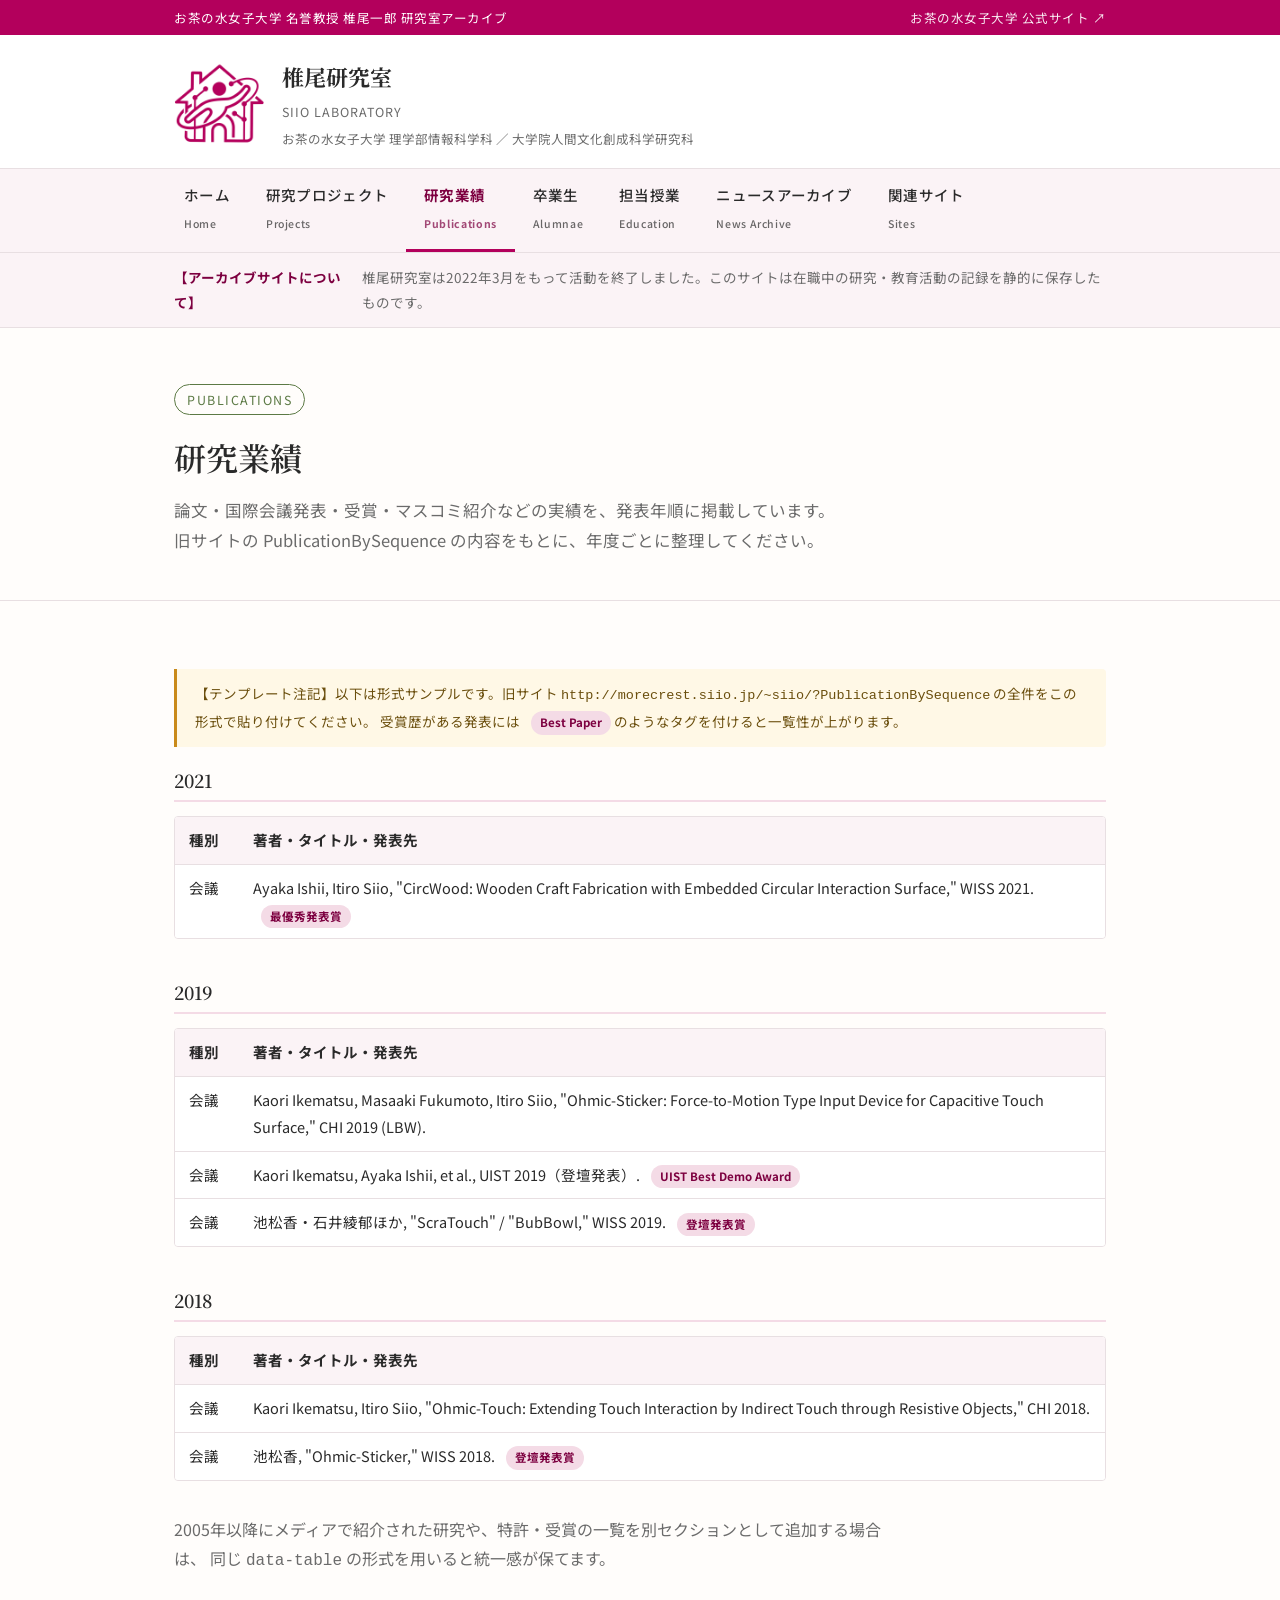
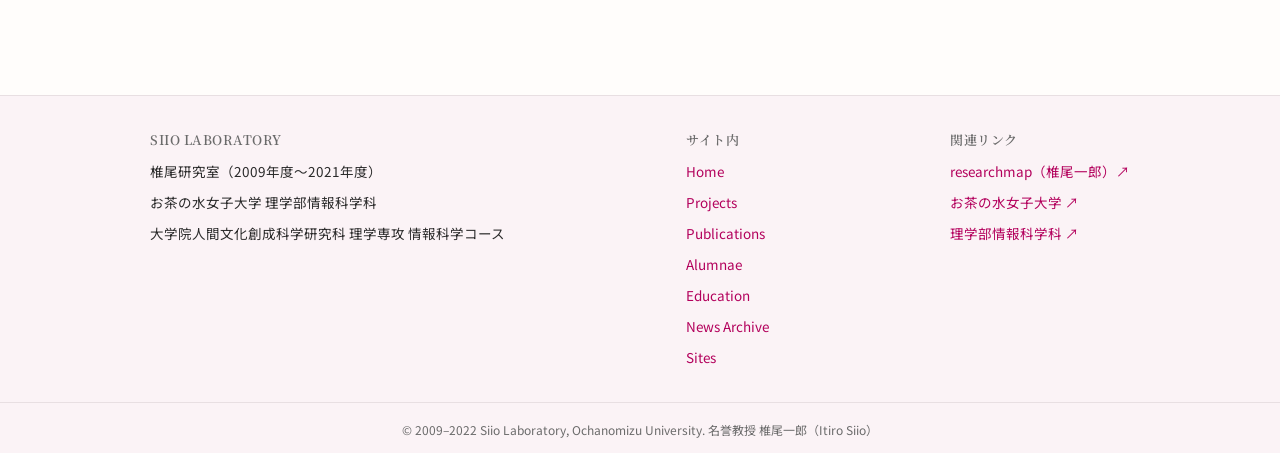
<file: publications.html>
<!DOCTYPE html>
<html lang="ja">
<head>
<meta charset="UTF-8">
<meta name="viewport" content="width=device-width, initial-scale=1.0">
<title>Publications ｜ 椎尾研究室（アーカイブ）Siio Laboratory, Ochanomizu University</title>
<meta name="description" content="椎尾研究室の論文・国際会議発表・受賞などの研究業績一覧。">
<link rel="preconnect" href="https://fonts.googleapis.com">
<link rel="preconnect" href="https://fonts.gstatic.com" crossorigin>
<link href="https://fonts.googleapis.com/css2?family=Noto+Serif+JP:wght@500;700&family=Noto+Sans+JP:wght@400;500;700&display=swap" rel="stylesheet">
<link rel="stylesheet" href="css/style.css">
</head>
<body>

<div class="top-bar">
  <div class="container">
    <span>お茶の水女子大学 名誉教授 椎尾一郎 研究室アーカイブ</span>
    <a href="https://www.ocha.ac.jp" target="_blank" rel="noopener">お茶の水女子大学 公式サイト ↗</a>
  </div>
</div>

<header class="site-header">
  <div class="container header-inner">
  
  <img src="./images/logo800.png" width="90">
  <!----------------------
    <svg class="site-logo" viewBox="0 0 44 44" xmlns="http://www.w3.org/2000/svg" role="img" aria-label="椎尾研究室ロゴ">
  <circle cx="22" cy="22" r="21" fill="none" stroke="#b3005c" stroke-width="1.4"/>
  <g fill="#b3005c">
    <path d="M22 8c3 4 3 8 0 11-3-3-3-7 0-11z"/>
    <path d="M22 36c-3-4-3-8 0-11 3 3 3 7 0 11z"/>
    <path d="M8 22c4-3 8-3 11 0-3 3-7 3-11 0z"/>
    <path d="M36 22c-4 3-8 3-11 0 3-3 7-3 11 0z"/>
  </g>
  <circle cx="22" cy="22" r="3.4" fill="#5c7a45"/>
</svg>
-------------------->

    <div class="site-title-block">
      <p class="site-title-ja">椎尾研究室</p>
      <p class="site-title-en">Siio Laboratory</p>
      <p class="site-affiliation">お茶の水女子大学 理学部情報科学科 ／ 大学院人間文化創成科学研究科</p>
    </div>
  </div>
</header>

<nav class="site-nav" aria-label="サイト内メインナビゲーション">
  <ul>
        <li><a href="index.html">ホーム<br><span style="font-size:10.5px;letter-spacing:.06em;opacity:.7">Home</span></a></li>
        <li><a href="projects.html">研究プロジェクト<br><span style="font-size:10.5px;letter-spacing:.06em;opacity:.7">Projects</span></a></li>
        <li><a href="publications.html" class="active">研究業績<br><span style="font-size:10.5px;letter-spacing:.06em;opacity:.7">Publications</span></a></li>
        <li><a href="alumnae.html">卒業生<br><span style="font-size:10.5px;letter-spacing:.06em;opacity:.7">Alumnae</span></a></li>
        <li><a href="education.html">担当授業<br><span style="font-size:10.5px;letter-spacing:.06em;opacity:.7">Education</span></a></li>
        <li><a href="news.html">ニュースアーカイブ<br><span style="font-size:10.5px;letter-spacing:.06em;opacity:.7">News Archive</span></a></li>
        <li><a href="sites.html">関連サイト<br><span style="font-size:10.5px;letter-spacing:.06em;opacity:.7">Sites</span></a></li>
  </ul>
</nav>

<div class="archive-notice">
  <div class="container">
    <strong>【アーカイブサイトについて】</strong>
    <span>椎尾研究室は2022年3月をもって活動を終了しました。このサイトは在職中の研究・教育活動の記録を静的に保存したものです。</span>
  </div>
</div>

<section class="hero">
  <div class="container">
    <span class="hero-eyebrow">PUBLICATIONS</span>
    <h1>研究業績</h1>
    <p class="lead">
      論文・国際会議発表・受賞・マスコミ紹介などの実績を、発表年順に掲載しています。
      旧サイトの PublicationBySequence の内容をもとに、年度ごとに整理してください。
    </p>
  </div>
</section>

<section class="section">
  <div class="container">
    <div class="template-note">
      【テンプレート注記】以下は形式サンプルです。旧サイト
      <code>http://morecrest.siio.jp/~siio/?PublicationBySequence</code> の全件をこの形式で貼り付けてください。
      受賞歴がある発表には <span class="award-tag">Best Paper</span> のようなタグを付けると一覧性が上がります。
    </div>

    <h2 class="year-group-heading">2021</h2>
    <div class="data-table-wrap">
      <table class="data-table">
        <thead>
          <tr><th style="width:64px;">種別</th><th>著者・タイトル・発表先</th></tr>
        </thead>
        <tbody>
          <tr>
            <td>会議</td>
            <td>
              Ayaka Ishii, Itiro Siio, "CircWood: Wooden Craft Fabrication with Embedded Circular Interaction Surface,"
              WISS 2021.
              <span class="award-tag">最優秀発表賞</span>
            </td>
          </tr>
        </tbody>
      </table>
    </div>

    <h2 class="year-group-heading">2019</h2>
    <div class="data-table-wrap">
      <table class="data-table">
        <thead>
          <tr><th style="width:64px;">種別</th><th>著者・タイトル・発表先</th></tr>
        </thead>
        <tbody>
          <tr>
            <td>会議</td>
            <td>Kaori Ikematsu, Masaaki Fukumoto, Itiro Siio, "Ohmic-Sticker: Force-to-Motion Type Input Device for Capacitive Touch Surface," CHI 2019 (LBW).</td>
          </tr>
          <tr>
            <td>会議</td>
            <td>Kaori Ikematsu, Ayaka Ishii, et al., UIST 2019（登壇発表）. <span class="award-tag">UIST Best Demo Award</span></td>
          </tr>
          <tr>
            <td>会議</td>
            <td>池松香・石井綾郁ほか, "ScraTouch" / "BubBowl," WISS 2019. <span class="award-tag">登壇発表賞</span></td>
          </tr>
        </tbody>
      </table>
    </div>

    <h2 class="year-group-heading">2018</h2>
    <div class="data-table-wrap">
      <table class="data-table">
        <thead>
          <tr><th style="width:64px;">種別</th><th>著者・タイトル・発表先</th></tr>
        </thead>
        <tbody>
          <tr>
            <td>会議</td>
            <td>Kaori Ikematsu, Itiro Siio, "Ohmic-Touch: Extending Touch Interaction by Indirect Touch through Resistive Objects," CHI 2018.</td>
          </tr>
          <tr>
            <td>会議</td>
            <td>池松香, "Ohmic-Sticker," WISS 2018. <span class="award-tag">登壇発表賞</span></td>
          </tr>
        </tbody>
      </table>
    </div>

    <p class="section-intro" style="margin-top:34px;">
      2005年以降にメディアで紹介された研究や、特許・受賞の一覧を別セクションとして追加する場合は、
      同じ <code>data-table</code> の形式を用いると統一感が保てます。
    </p>
  </div>
</section>

<footer class="site-footer">
  <div class="container footer-inner">
    <div class="footer-col">
      <h4>SIIO LABORATORY</h4>
      <ul>
        <li>椎尾研究室（2009年度〜2021年度）</li>
        <li>お茶の水女子大学 理学部情報科学科</li>
        <li>大学院人間文化創成科学研究科 理学専攻 情報科学コース</li>
      </ul>
    </div>
    <div class="footer-col">
      <h4>サイト内</h4>
      <ul>
        <li><a href="index.html">Home</a></li>
        <li><a href="projects.html">Projects</a></li>
        <li><a href="publications.html">Publications</a></li>
        <li><a href="alumnae.html">Alumnae</a></li>
        <li><a href="education.html">Education</a></li>
        <li><a href="news.html">News Archive</a></li>
        <li><a href="sites.html">Sites</a></li>
      </ul>
    </div>
    <div class="footer-col">
      <h4>関連リンク</h4>
      <ul>
        <li><a href="https://researchmap.jp/siio" target="_blank" rel="noopener">researchmap（椎尾一郎）↗</a></li>
        <li><a href="https://www.ocha.ac.jp" target="_blank" rel="noopener">お茶の水女子大学 ↗</a></li>
        <li><a href="https://www.sci.ocha.ac.jp/ug/is/index.html" target="_blank" rel="noopener">理学部情報科学科 ↗</a></li>
      </ul>
    </div>
  </div>
  <div class="footer-bottom">
    &copy; 2009&ndash;2022 Siio Laboratory, Ochanomizu University. 名誉教授 椎尾一郎（Itiro Siio）
  </div>
</footer>

</body>
</html>
</file>
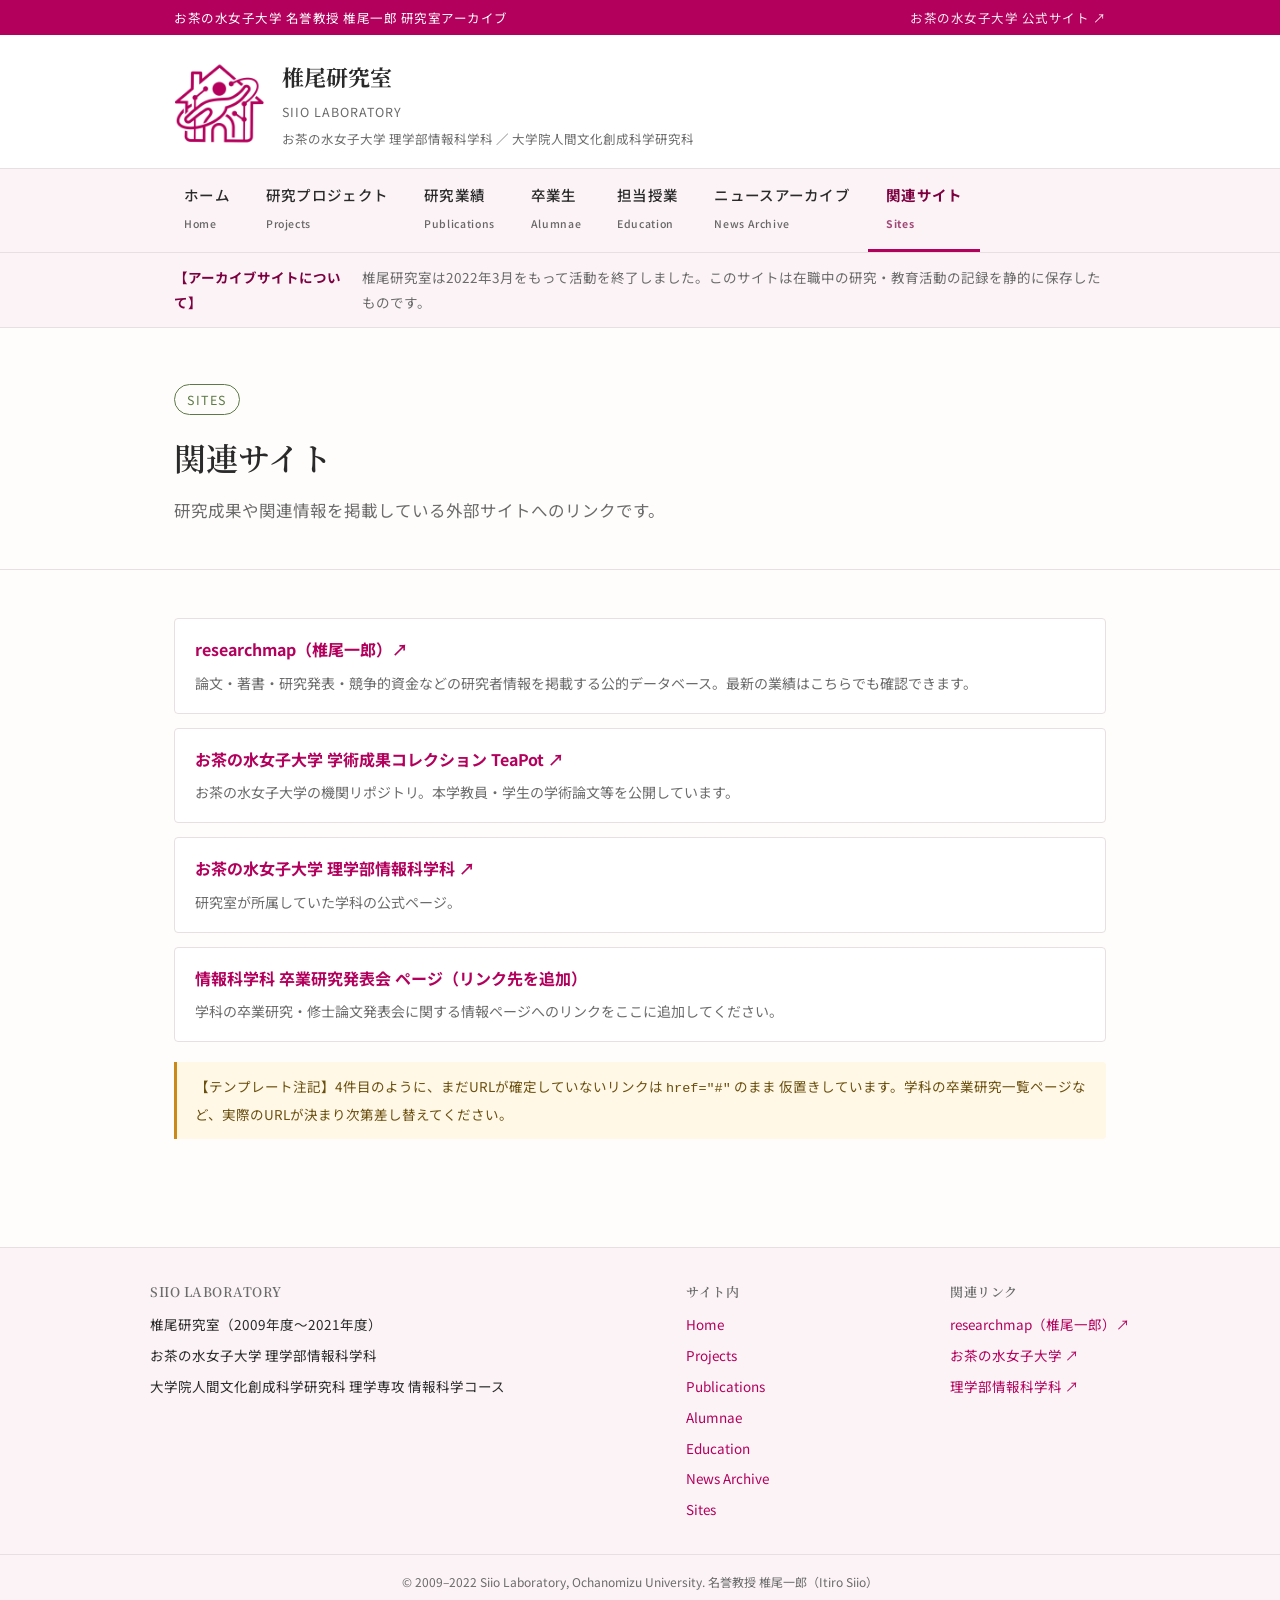
<file: sites.html>
<!DOCTYPE html>
<html lang="ja">
<head>
<meta charset="UTF-8">
<meta name="viewport" content="width=device-width, initial-scale=1.0">
<title>Sites ｜ 椎尾研究室（アーカイブ）Siio Laboratory, Ochanomizu University</title>
<meta name="description" content="椎尾研究室 関連する外部サイトへのリンク集。">
<link rel="preconnect" href="https://fonts.googleapis.com">
<link rel="preconnect" href="https://fonts.gstatic.com" crossorigin>
<link href="https://fonts.googleapis.com/css2?family=Noto+Serif+JP:wght@500;700&family=Noto+Sans+JP:wght@400;500;700&display=swap" rel="stylesheet">
<link rel="stylesheet" href="css/style.css">
</head>
<body>

<div class="top-bar">
  <div class="container">
    <span>お茶の水女子大学 名誉教授 椎尾一郎 研究室アーカイブ</span>
    <a href="https://www.ocha.ac.jp" target="_blank" rel="noopener">お茶の水女子大学 公式サイト ↗</a>
  </div>
</div>

<header class="site-header">
  <div class="container header-inner">


  <img src="./images/logo800.png" width="90">
  <!----------------------
    <svg class="site-logo" viewBox="0 0 44 44" xmlns="http://www.w3.org/2000/svg" role="img" aria-label="椎尾研究室ロゴ">
  <circle cx="22" cy="22" r="21" fill="none" stroke="#b3005c" stroke-width="1.4"/>
  <g fill="#b3005c">
    <path d="M22 8c3 4 3 8 0 11-3-3-3-7 0-11z"/>
    <path d="M22 36c-3-4-3-8 0-11 3 3 3 7 0 11z"/>
    <path d="M8 22c4-3 8-3 11 0-3 3-7 3-11 0z"/>
    <path d="M36 22c-4 3-8 3-11 0 3-3 7-3 11 0z"/>
  </g>
  <circle cx="22" cy="22" r="3.4" fill="#5c7a45"/>
</svg>
-------------------->



    <div class="site-title-block">
      <p class="site-title-ja">椎尾研究室</p>
      <p class="site-title-en">Siio Laboratory</p>
      <p class="site-affiliation">お茶の水女子大学 理学部情報科学科 ／ 大学院人間文化創成科学研究科</p>
    </div>
  </div>
</header>

<nav class="site-nav" aria-label="サイト内メインナビゲーション">
  <ul>
        <li><a href="index.html">ホーム<br><span style="font-size:10.5px;letter-spacing:.06em;opacity:.7">Home</span></a></li>
        <li><a href="projects.html">研究プロジェクト<br><span style="font-size:10.5px;letter-spacing:.06em;opacity:.7">Projects</span></a></li>
        <li><a href="publications.html">研究業績<br><span style="font-size:10.5px;letter-spacing:.06em;opacity:.7">Publications</span></a></li>
        <li><a href="alumnae.html">卒業生<br><span style="font-size:10.5px;letter-spacing:.06em;opacity:.7">Alumnae</span></a></li>
        <li><a href="education.html">担当授業<br><span style="font-size:10.5px;letter-spacing:.06em;opacity:.7">Education</span></a></li>
        <li><a href="news.html">ニュースアーカイブ<br><span style="font-size:10.5px;letter-spacing:.06em;opacity:.7">News Archive</span></a></li>
        <li><a href="sites.html" class="active">関連サイト<br><span style="font-size:10.5px;letter-spacing:.06em;opacity:.7">Sites</span></a></li>
  </ul>
</nav>

<div class="archive-notice">
  <div class="container">
    <strong>【アーカイブサイトについて】</strong>
    <span>椎尾研究室は2022年3月をもって活動を終了しました。このサイトは在職中の研究・教育活動の記録を静的に保存したものです。</span>
  </div>
</div>

<section class="hero">
  <div class="container">
    <span class="hero-eyebrow">SITES</span>
    <h1>関連サイト</h1>
    <p class="lead">
      研究成果や関連情報を掲載している外部サイトへのリンクです。
    </p>
  </div>
</section>

<section class="section">
  <div class="container">
    <ul class="link-list">
      <li class="link-item">
        <a class="link-title" href="https://researchmap.jp/siio" target="_blank" rel="noopener">researchmap（椎尾一郎）↗</a>
        <p>論文・著書・研究発表・競争的資金などの研究者情報を掲載する公的データベース。最新の業績はこちらでも確認できます。</p>
      </li>
      <li class="link-item">
        <a class="link-title" href="https://teapot.lib.ocha.ac.jp/" target="_blank" rel="noopener">お茶の水女子大学 学術成果コレクション TeaPot ↗</a>
        <p>お茶の水女子大学の機関リポジトリ。本学教員・学生の学術論文等を公開しています。</p>
      </li>
      <li class="link-item">
        <a class="link-title" href="https://www.sci.ocha.ac.jp/ug/is/index.html" target="_blank" rel="noopener">お茶の水女子大学 理学部情報科学科 ↗</a>
        <p>研究室が所属していた学科の公式ページ。</p>
      </li>
      <li class="link-item">
        <a class="link-title" href="#" target="_blank" rel="noopener">情報科学科 卒業研究発表会 ページ（リンク先を追加）</a>
        <p>学科の卒業研究・修士論文発表会に関する情報ページへのリンクをここに追加してください。</p>
      </li>
    </ul>
    <div class="template-note">
      【テンプレート注記】4件目のように、まだURLが確定していないリンクは <code>href="#"</code> のまま
      仮置きしています。学科の卒業研究一覧ページなど、実際のURLが決まり次第差し替えてください。
    </div>
  </div>
</section>

<footer class="site-footer">
  <div class="container footer-inner">
    <div class="footer-col">
      <h4>SIIO LABORATORY</h4>
      <ul>
        <li>椎尾研究室（2009年度〜2021年度）</li>
        <li>お茶の水女子大学 理学部情報科学科</li>
        <li>大学院人間文化創成科学研究科 理学専攻 情報科学コース</li>
      </ul>
    </div>
    <div class="footer-col">
      <h4>サイト内</h4>
      <ul>
        <li><a href="index.html">Home</a></li>
        <li><a href="projects.html">Projects</a></li>
        <li><a href="publications.html">Publications</a></li>
        <li><a href="alumnae.html">Alumnae</a></li>
        <li><a href="education.html">Education</a></li>
        <li><a href="news.html">News Archive</a></li>
        <li><a href="sites.html">Sites</a></li>
      </ul>
    </div>
    <div class="footer-col">
      <h4>関連リンク</h4>
      <ul>
        <li><a href="https://researchmap.jp/siio" target="_blank" rel="noopener">researchmap（椎尾一郎）↗</a></li>
        <li><a href="https://www.ocha.ac.jp" target="_blank" rel="noopener">お茶の水女子大学 ↗</a></li>
        <li><a href="https://www.sci.ocha.ac.jp/ug/is/index.html" target="_blank" rel="noopener">理学部情報科学科 ↗</a></li>
      </ul>
    </div>
  </div>
  <div class="footer-bottom">
    &copy; 2009&ndash;2022 Siio Laboratory, Ochanomizu University. 名誉教授 椎尾一郎（Itiro Siio）
  </div>
</footer>

</body>
</html>
</file>
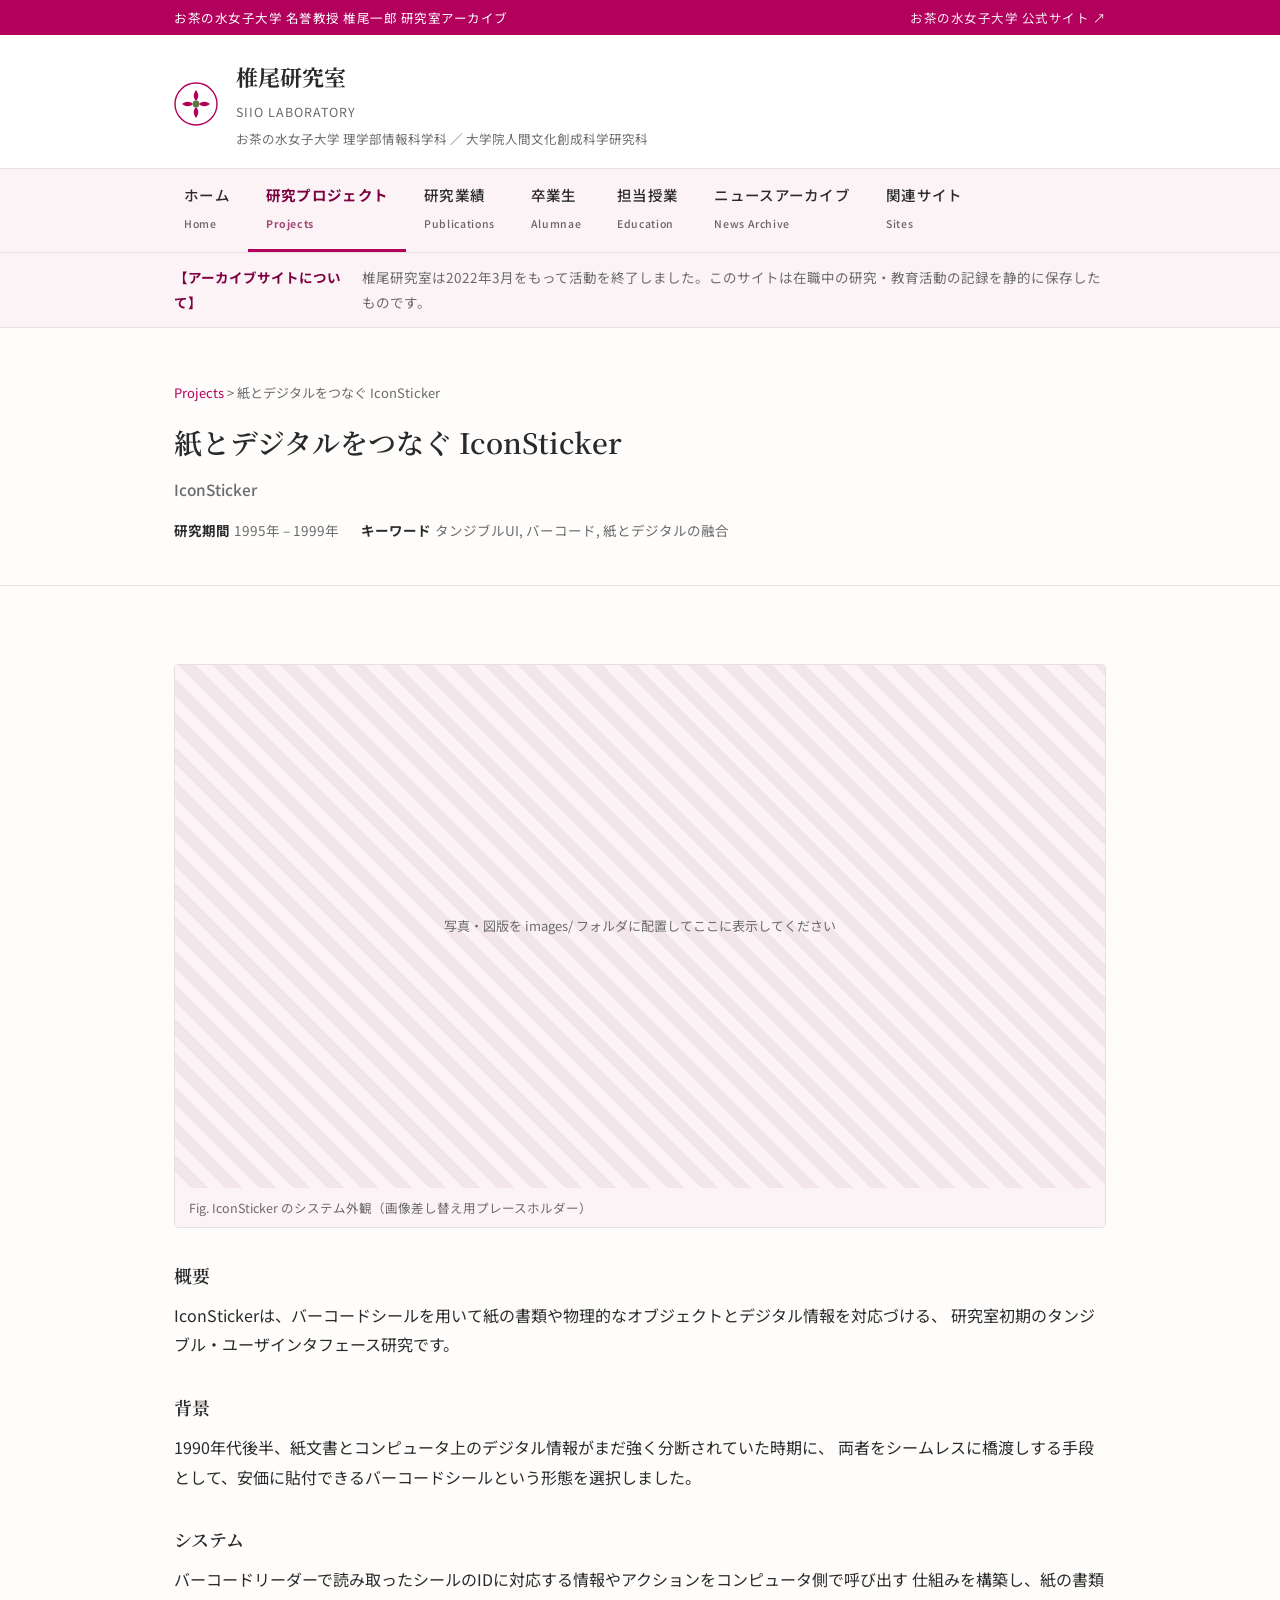
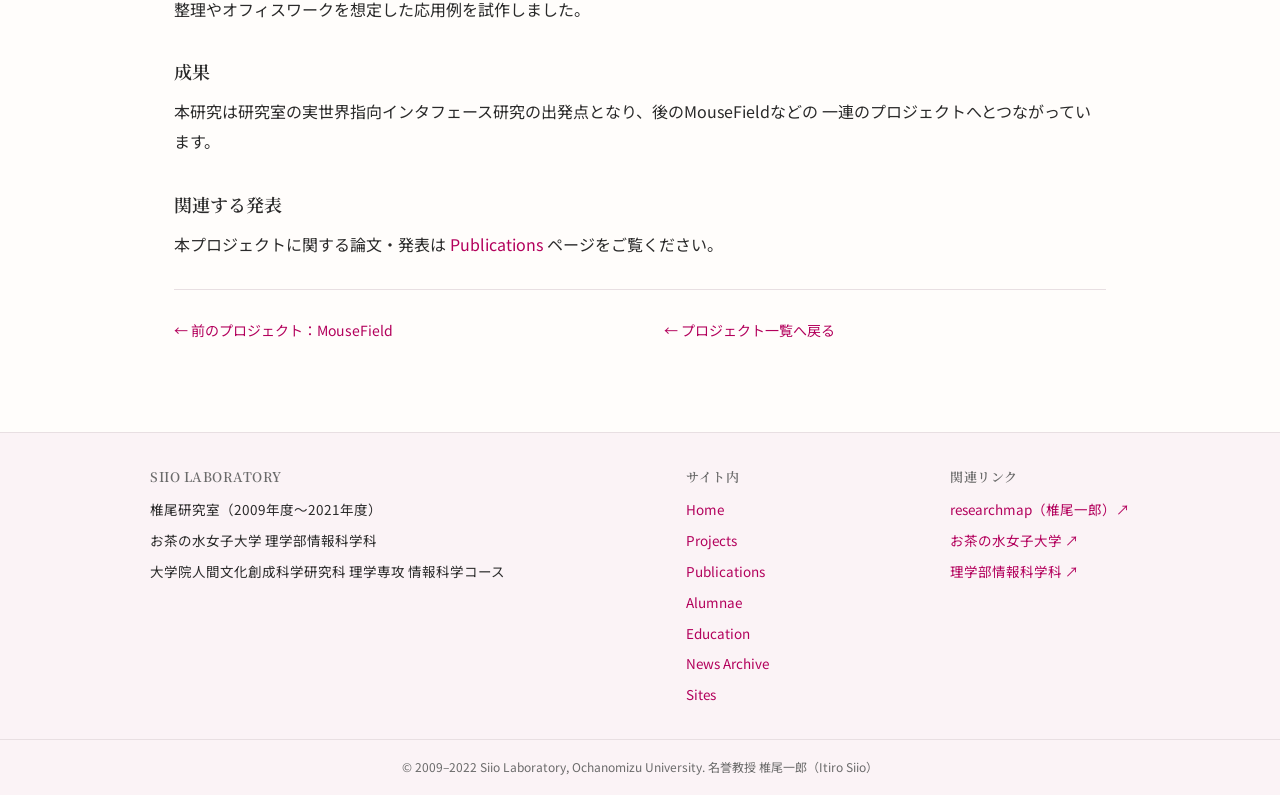
<file: projects/iconsticker.html>
<!DOCTYPE html>
<html lang="ja">
<head>
<meta charset="UTF-8">
<meta name="viewport" content="width=device-width, initial-scale=1.0">
<title>紙とデジタルをつなぐ IconSticker｜Projects ｜ 椎尾研究室（アーカイブ）Siio Laboratory, Ochanomizu University</title>
<meta name="description" content="紙とデジタルをつなぐ IconSticker（IconSticker）研究プロジェクトの紹介。">
<link rel="preconnect" href="https://fonts.googleapis.com">
<link rel="preconnect" href="https://fonts.gstatic.com" crossorigin>
<link href="https://fonts.googleapis.com/css2?family=Noto+Serif+JP:wght@500;700&family=Noto+Sans+JP:wght@400;500;700&display=swap" rel="stylesheet">
<link rel="stylesheet" href="../css/style.css">
</head>
<body>

<div class="top-bar">
  <div class="container">
    <span>お茶の水女子大学 名誉教授 椎尾一郎 研究室アーカイブ</span>
    <a href="https://www.ocha.ac.jp" target="_blank" rel="noopener">お茶の水女子大学 公式サイト ↗</a>
  </div>
</div>

<header class="site-header">
  <div class="container header-inner">
    <svg class="site-logo" viewBox="0 0 44 44" xmlns="http://www.w3.org/2000/svg" role="img" aria-label="椎尾研究室ロゴ">
  <circle cx="22" cy="22" r="21" fill="none" stroke="#b3005c" stroke-width="1.4"/>
  <g fill="#b3005c">
    <path d="M22 8c3 4 3 8 0 11-3-3-3-7 0-11z"/>
    <path d="M22 36c-3-4-3-8 0-11 3 3 3 7 0 11z"/>
    <path d="M8 22c4-3 8-3 11 0-3 3-7 3-11 0z"/>
    <path d="M36 22c-4 3-8 3-11 0 3-3 7-3 11 0z"/>
  </g>
  <circle cx="22" cy="22" r="3.4" fill="#5c7a45"/>
</svg>
    <div class="site-title-block">
      <p class="site-title-ja">椎尾研究室</p>
      <p class="site-title-en">Siio Laboratory</p>
      <p class="site-affiliation">お茶の水女子大学 理学部情報科学科 ／ 大学院人間文化創成科学研究科</p>
    </div>
  </div>
</header>

<nav class="site-nav" aria-label="サイト内メインナビゲーション">
  <ul>
        <li><a href="../index.html">ホーム<br><span style="font-size:10.5px;letter-spacing:.06em;opacity:.7">Home</span></a></li>
        <li><a href="../projects.html" class="active">研究プロジェクト<br><span style="font-size:10.5px;letter-spacing:.06em;opacity:.7">Projects</span></a></li>
        <li><a href="../publications.html">研究業績<br><span style="font-size:10.5px;letter-spacing:.06em;opacity:.7">Publications</span></a></li>
        <li><a href="../alumnae.html">卒業生<br><span style="font-size:10.5px;letter-spacing:.06em;opacity:.7">Alumnae</span></a></li>
        <li><a href="../education.html">担当授業<br><span style="font-size:10.5px;letter-spacing:.06em;opacity:.7">Education</span></a></li>
        <li><a href="../news.html">ニュースアーカイブ<br><span style="font-size:10.5px;letter-spacing:.06em;opacity:.7">News Archive</span></a></li>
        <li><a href="../sites.html">関連サイト<br><span style="font-size:10.5px;letter-spacing:.06em;opacity:.7">Sites</span></a></li>
  </ul>
</nav>

<div class="archive-notice">
  <div class="container">
    <strong>【アーカイブサイトについて】</strong>
    <span>椎尾研究室は2022年3月をもって活動を終了しました。このサイトは在職中の研究・教育活動の記録を静的に保存したものです。</span>
  </div>
</div>

<section class="project-header">
  <div class="container">
    <p class="breadcrumb"><a href="../projects.html">Projects</a> &gt; 紙とデジタルをつなぐ IconSticker</p>
    <h1>紙とデジタルをつなぐ IconSticker<br><span style="font-size:.55em;color:var(--c-text-muted);font-family:var(--font-sans);font-weight:500;">IconSticker</span></h1>
    <dl class="project-meta">
      <div><dt>研究期間</dt><dd>1995年 &ndash; 1999年</dd></div>
      <div><dt>キーワード</dt><dd>タンジブルUI, バーコード, 紙とデジタルの融合</dd></div>
    </dl>
  </div>
</section>

<section class="section">
  <div class="container">
    <figure class="project-figure">
      <div class="placeholder-img">写真・図版を images/ フォルダに配置してここに表示してください</div>
      <figcaption>Fig. IconSticker のシステム外観（画像差し替え用プレースホルダー）</figcaption>
    </figure>

    <div class="project-body">
      
<h2>概要</h2>
<p>
IconStickerは、バーコードシールを用いて紙の書類や物理的なオブジェクトとデジタル情報を対応づける、
研究室初期のタンジブル・ユーザインタフェース研究です。
</p>
<h2>背景</h2>
<p>
1990年代後半、紙文書とコンピュータ上のデジタル情報がまだ強く分断されていた時期に、
両者をシームレスに橋渡しする手段として、安価に貼付できるバーコードシールという形態を選択しました。
</p>
<h2>システム</h2>
<p>
バーコードリーダーで読み取ったシールのIDに対応する情報やアクションをコンピュータ側で呼び出す
仕組みを構築し、紙の書類整理やオフィスワークを想定した応用例を試作しました。
</p>
<h2>成果</h2>
<p>
本研究は研究室の実世界指向インタフェース研究の出発点となり、後のMouseFieldなどの
一連のプロジェクトへとつながっています。
</p>


      <h2>関連する発表</h2>
      <p>本プロジェクトに関する論文・発表は <a href="../publications.html">Publications</a> ページをご覧ください。</p>
    </div>

    <div class="project-nav">
      <span><a href="mousefield.html">← 前のプロジェクト：MouseField</a></span>
      <span><a href="../projects.html">← プロジェクト一覧へ戻る</a></span>
      <span></span>
    </div>
  </div>
</section>

<footer class="site-footer">
  <div class="container footer-inner">
    <div class="footer-col">
      <h4>SIIO LABORATORY</h4>
      <ul>
        <li>椎尾研究室（2009年度〜2021年度）</li>
        <li>お茶の水女子大学 理学部情報科学科</li>
        <li>大学院人間文化創成科学研究科 理学専攻 情報科学コース</li>
      </ul>
    </div>
    <div class="footer-col">
      <h4>サイト内</h4>
      <ul>
        <li><a href="../index.html">Home</a></li>
        <li><a href="../projects.html">Projects</a></li>
        <li><a href="../publications.html">Publications</a></li>
        <li><a href="../alumnae.html">Alumnae</a></li>
        <li><a href="../education.html">Education</a></li>
        <li><a href="../news.html">News Archive</a></li>
        <li><a href="../sites.html">Sites</a></li>
      </ul>
    </div>
    <div class="footer-col">
      <h4>関連リンク</h4>
      <ul>
        <li><a href="https://researchmap.jp/read0093808" target="_blank" rel="noopener">researchmap（椎尾一郎）↗</a></li>
        <li><a href="https://www.ocha.ac.jp" target="_blank" rel="noopener">お茶の水女子大学 ↗</a></li>
        <li><a href="https://www.sci.ocha.ac.jp/ug/is/index.html" target="_blank" rel="noopener">理学部情報科学科 ↗</a></li>
      </ul>
    </div>
  </div>
  <div class="footer-bottom">
    &copy; 2009&ndash;2022 Siio Laboratory, Ochanomizu University. 名誉教授 椎尾一郎（Itiro Siio）
  </div>
</footer>

</body>
</html>
</file>
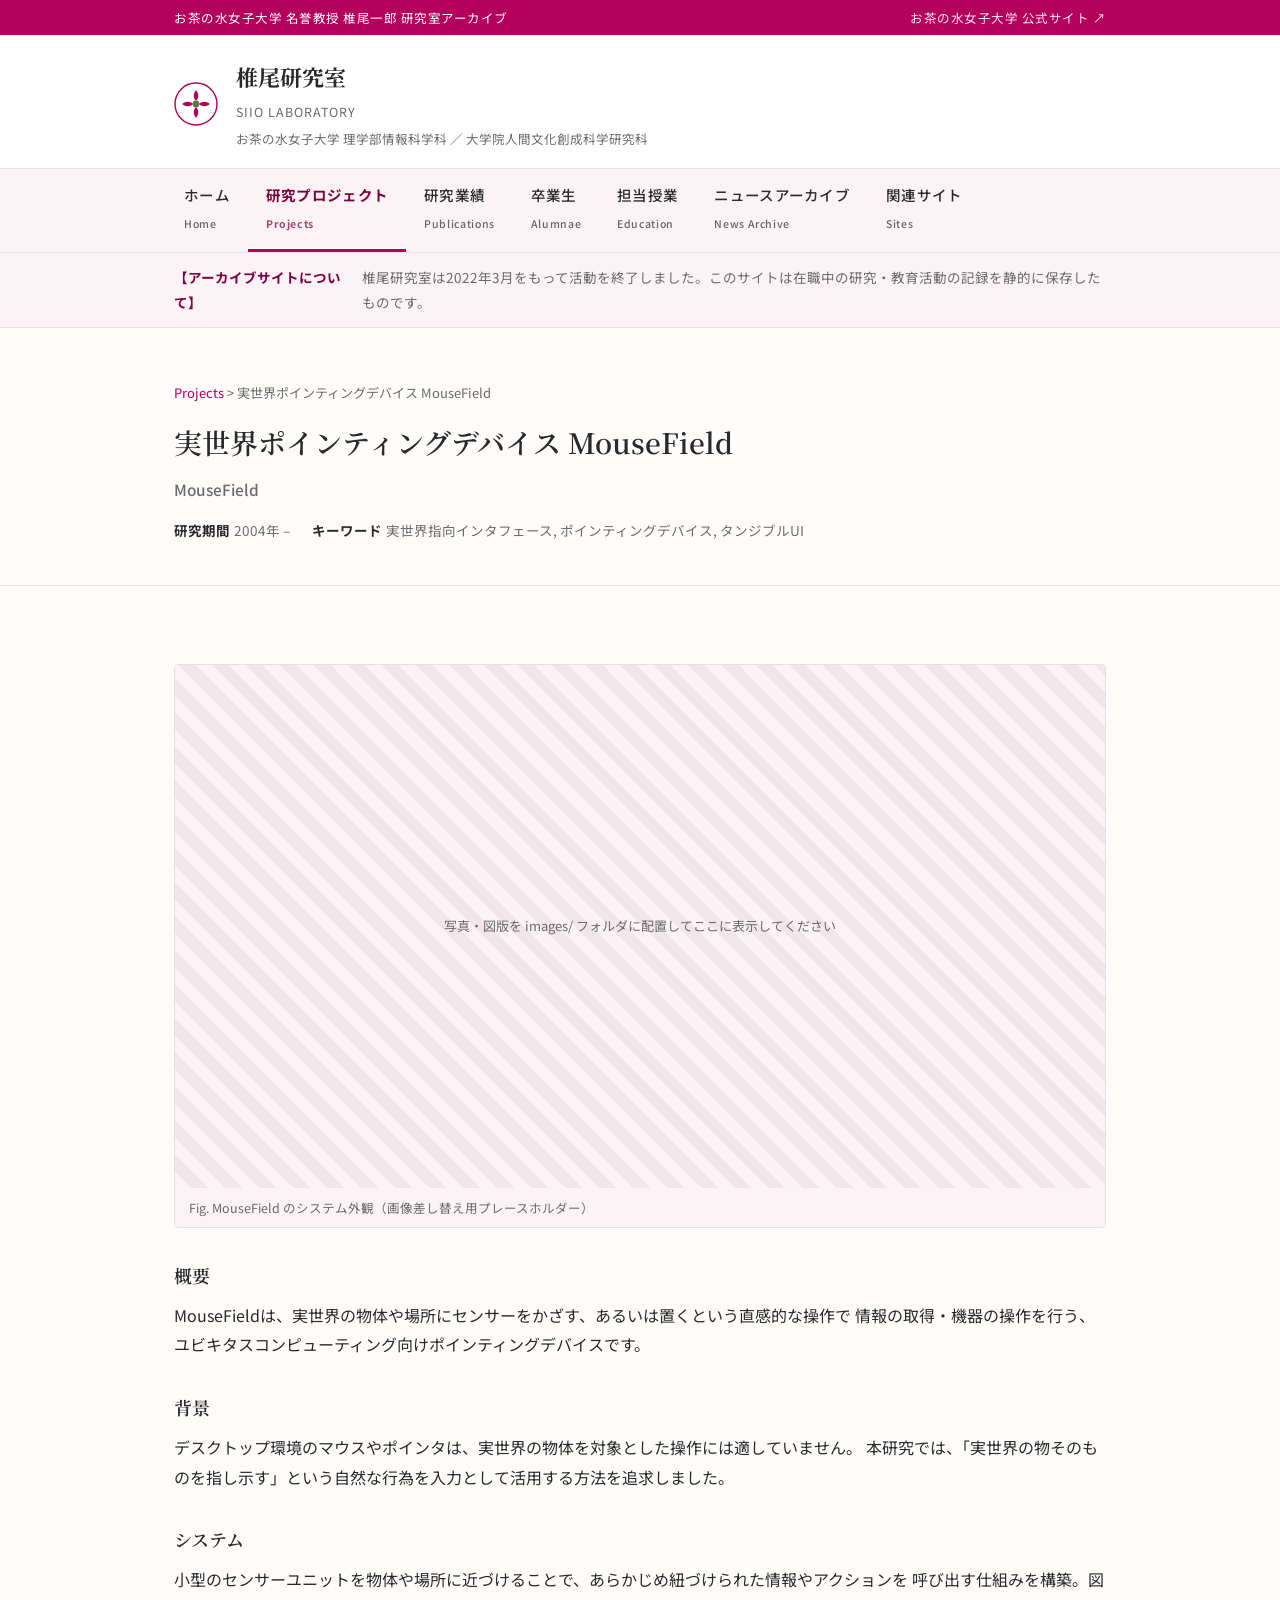
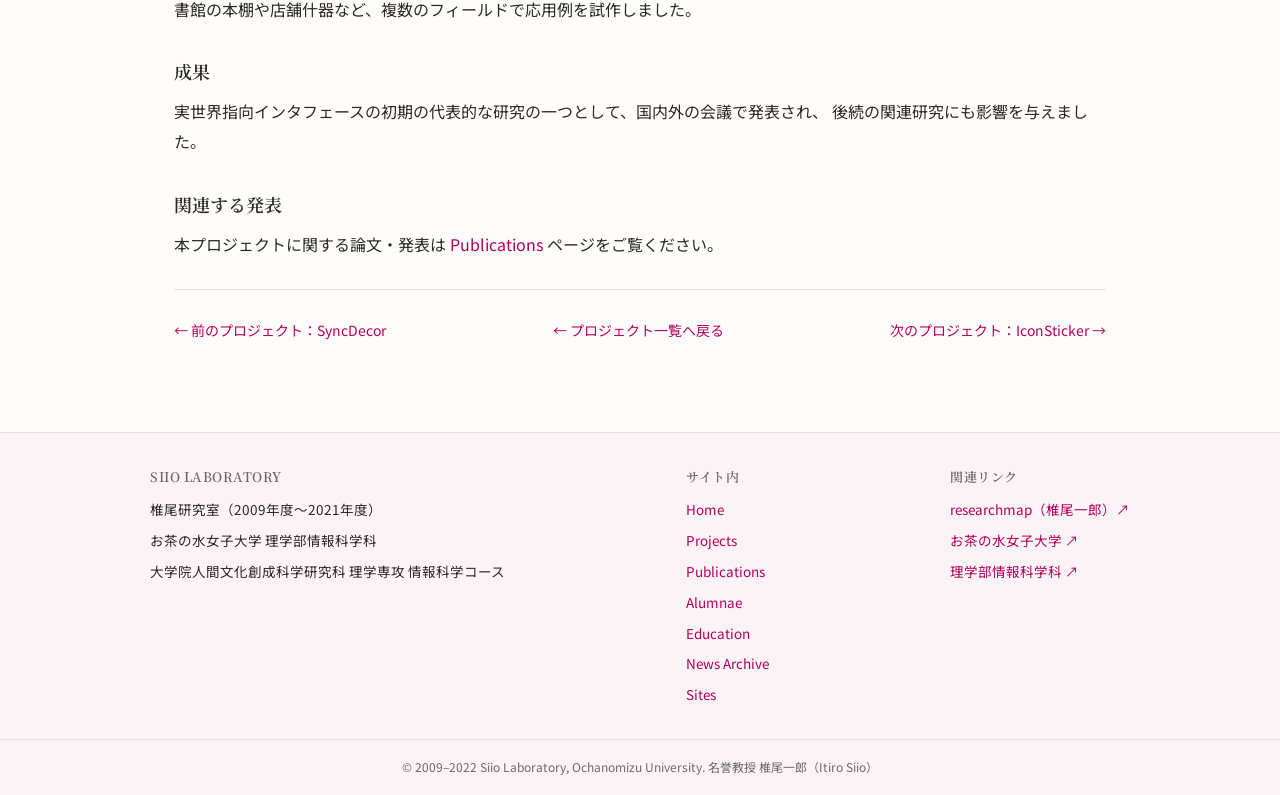
<file: projects/mousefield.html>
<!DOCTYPE html>
<html lang="ja">
<head>
<meta charset="UTF-8">
<meta name="viewport" content="width=device-width, initial-scale=1.0">
<title>実世界ポインティングデバイス MouseField｜Projects ｜ 椎尾研究室（アーカイブ）Siio Laboratory, Ochanomizu University</title>
<meta name="description" content="実世界ポインティングデバイス MouseField（MouseField）研究プロジェクトの紹介。">
<link rel="preconnect" href="https://fonts.googleapis.com">
<link rel="preconnect" href="https://fonts.gstatic.com" crossorigin>
<link href="https://fonts.googleapis.com/css2?family=Noto+Serif+JP:wght@500;700&family=Noto+Sans+JP:wght@400;500;700&display=swap" rel="stylesheet">
<link rel="stylesheet" href="../css/style.css">
</head>
<body>

<div class="top-bar">
  <div class="container">
    <span>お茶の水女子大学 名誉教授 椎尾一郎 研究室アーカイブ</span>
    <a href="https://www.ocha.ac.jp" target="_blank" rel="noopener">お茶の水女子大学 公式サイト ↗</a>
  </div>
</div>

<header class="site-header">
  <div class="container header-inner">
    <svg class="site-logo" viewBox="0 0 44 44" xmlns="http://www.w3.org/2000/svg" role="img" aria-label="椎尾研究室ロゴ">
  <circle cx="22" cy="22" r="21" fill="none" stroke="#b3005c" stroke-width="1.4"/>
  <g fill="#b3005c">
    <path d="M22 8c3 4 3 8 0 11-3-3-3-7 0-11z"/>
    <path d="M22 36c-3-4-3-8 0-11 3 3 3 7 0 11z"/>
    <path d="M8 22c4-3 8-3 11 0-3 3-7 3-11 0z"/>
    <path d="M36 22c-4 3-8 3-11 0 3-3 7-3 11 0z"/>
  </g>
  <circle cx="22" cy="22" r="3.4" fill="#5c7a45"/>
</svg>
    <div class="site-title-block">
      <p class="site-title-ja">椎尾研究室</p>
      <p class="site-title-en">Siio Laboratory</p>
      <p class="site-affiliation">お茶の水女子大学 理学部情報科学科 ／ 大学院人間文化創成科学研究科</p>
    </div>
  </div>
</header>

<nav class="site-nav" aria-label="サイト内メインナビゲーション">
  <ul>
        <li><a href="../index.html">ホーム<br><span style="font-size:10.5px;letter-spacing:.06em;opacity:.7">Home</span></a></li>
        <li><a href="../projects.html" class="active">研究プロジェクト<br><span style="font-size:10.5px;letter-spacing:.06em;opacity:.7">Projects</span></a></li>
        <li><a href="../publications.html">研究業績<br><span style="font-size:10.5px;letter-spacing:.06em;opacity:.7">Publications</span></a></li>
        <li><a href="../alumnae.html">卒業生<br><span style="font-size:10.5px;letter-spacing:.06em;opacity:.7">Alumnae</span></a></li>
        <li><a href="../education.html">担当授業<br><span style="font-size:10.5px;letter-spacing:.06em;opacity:.7">Education</span></a></li>
        <li><a href="../news.html">ニュースアーカイブ<br><span style="font-size:10.5px;letter-spacing:.06em;opacity:.7">News Archive</span></a></li>
        <li><a href="../sites.html">関連サイト<br><span style="font-size:10.5px;letter-spacing:.06em;opacity:.7">Sites</span></a></li>
  </ul>
</nav>

<div class="archive-notice">
  <div class="container">
    <strong>【アーカイブサイトについて】</strong>
    <span>椎尾研究室は2022年3月をもって活動を終了しました。このサイトは在職中の研究・教育活動の記録を静的に保存したものです。</span>
  </div>
</div>

<section class="project-header">
  <div class="container">
    <p class="breadcrumb"><a href="../projects.html">Projects</a> &gt; 実世界ポインティングデバイス MouseField</p>
    <h1>実世界ポインティングデバイス MouseField<br><span style="font-size:.55em;color:var(--c-text-muted);font-family:var(--font-sans);font-weight:500;">MouseField</span></h1>
    <dl class="project-meta">
      <div><dt>研究期間</dt><dd>2004年 &ndash;</dd></div>
      <div><dt>キーワード</dt><dd>実世界指向インタフェース, ポインティングデバイス, タンジブルUI</dd></div>
    </dl>
  </div>
</section>

<section class="section">
  <div class="container">
    <figure class="project-figure">
      <div class="placeholder-img">写真・図版を images/ フォルダに配置してここに表示してください</div>
      <figcaption>Fig. MouseField のシステム外観（画像差し替え用プレースホルダー）</figcaption>
    </figure>

    <div class="project-body">
      
<h2>概要</h2>
<p>
MouseFieldは、実世界の物体や場所にセンサーをかざす、あるいは置くという直感的な操作で
情報の取得・機器の操作を行う、ユビキタスコンピューティング向けポインティングデバイスです。
</p>
<h2>背景</h2>
<p>
デスクトップ環境のマウスやポインタは、実世界の物体を対象とした操作には適していません。
本研究では、「実世界の物そのものを指し示す」という自然な行為を入力として活用する方法を追求しました。
</p>
<h2>システム</h2>
<p>
小型のセンサーユニットを物体や場所に近づけることで、あらかじめ紐づけられた情報やアクションを
呼び出す仕組みを構築。図書館の本棚や店舗什器など、複数のフィールドで応用例を試作しました。
</p>
<h2>成果</h2>
<p>
実世界指向インタフェースの初期の代表的な研究の一つとして、国内外の会議で発表され、
後続の関連研究にも影響を与えました。
</p>


      <h2>関連する発表</h2>
      <p>本プロジェクトに関する論文・発表は <a href="../publications.html">Publications</a> ページをご覧ください。</p>
    </div>

    <div class="project-nav">
      <span><a href="syncdecor.html">← 前のプロジェクト：SyncDecor</a></span>
      <span><a href="../projects.html">← プロジェクト一覧へ戻る</a></span>
      <span><a href="iconsticker.html">次のプロジェクト：IconSticker →</a></span>
    </div>
  </div>
</section>

<footer class="site-footer">
  <div class="container footer-inner">
    <div class="footer-col">
      <h4>SIIO LABORATORY</h4>
      <ul>
        <li>椎尾研究室（2009年度〜2021年度）</li>
        <li>お茶の水女子大学 理学部情報科学科</li>
        <li>大学院人間文化創成科学研究科 理学専攻 情報科学コース</li>
      </ul>
    </div>
    <div class="footer-col">
      <h4>サイト内</h4>
      <ul>
        <li><a href="../index.html">Home</a></li>
        <li><a href="../projects.html">Projects</a></li>
        <li><a href="../publications.html">Publications</a></li>
        <li><a href="../alumnae.html">Alumnae</a></li>
        <li><a href="../education.html">Education</a></li>
        <li><a href="../news.html">News Archive</a></li>
        <li><a href="../sites.html">Sites</a></li>
      </ul>
    </div>
    <div class="footer-col">
      <h4>関連リンク</h4>
      <ul>
        <li><a href="https://researchmap.jp/read0093808" target="_blank" rel="noopener">researchmap（椎尾一郎）↗</a></li>
        <li><a href="https://www.ocha.ac.jp" target="_blank" rel="noopener">お茶の水女子大学 ↗</a></li>
        <li><a href="https://www.sci.ocha.ac.jp/ug/is/index.html" target="_blank" rel="noopener">理学部情報科学科 ↗</a></li>
      </ul>
    </div>
  </div>
  <div class="footer-bottom">
    &copy; 2009&ndash;2022 Siio Laboratory, Ochanomizu University. 名誉教授 椎尾一郎（Itiro Siio）
  </div>
</footer>

</body>
</html>
</file>
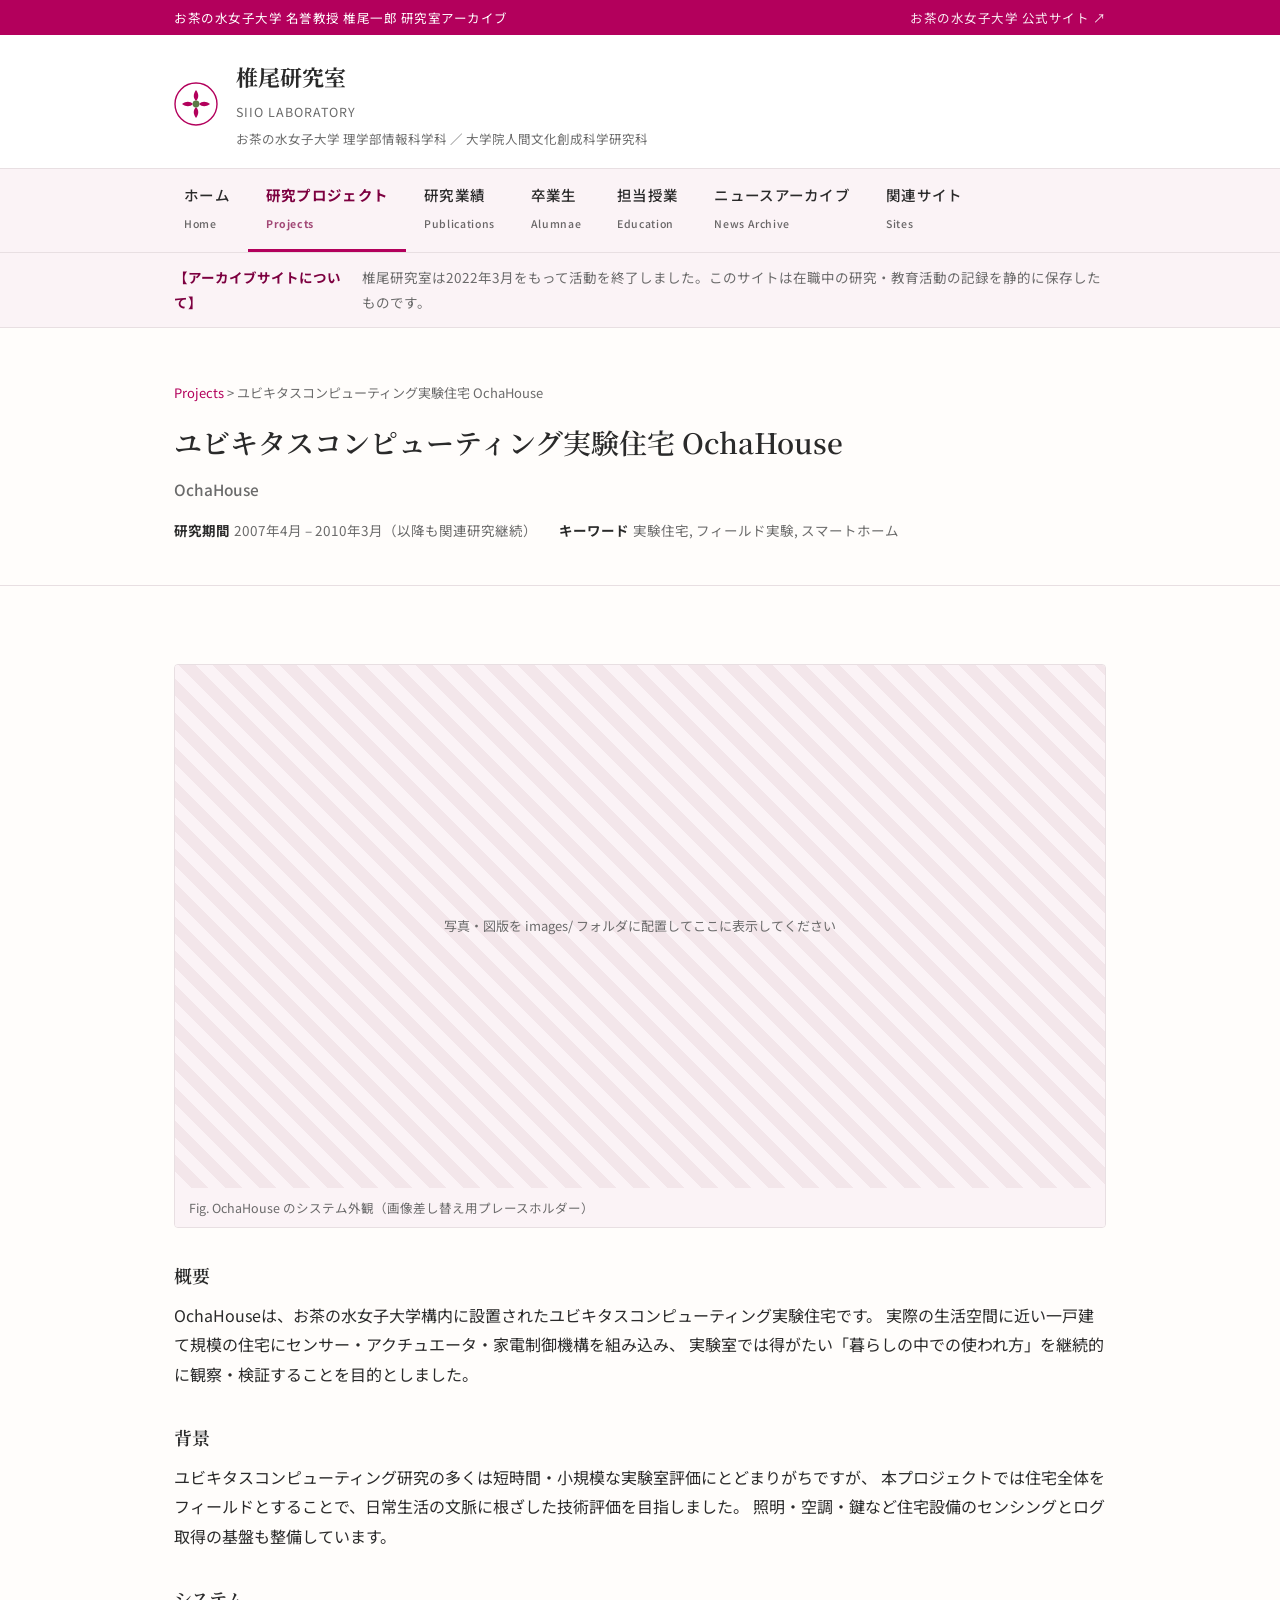
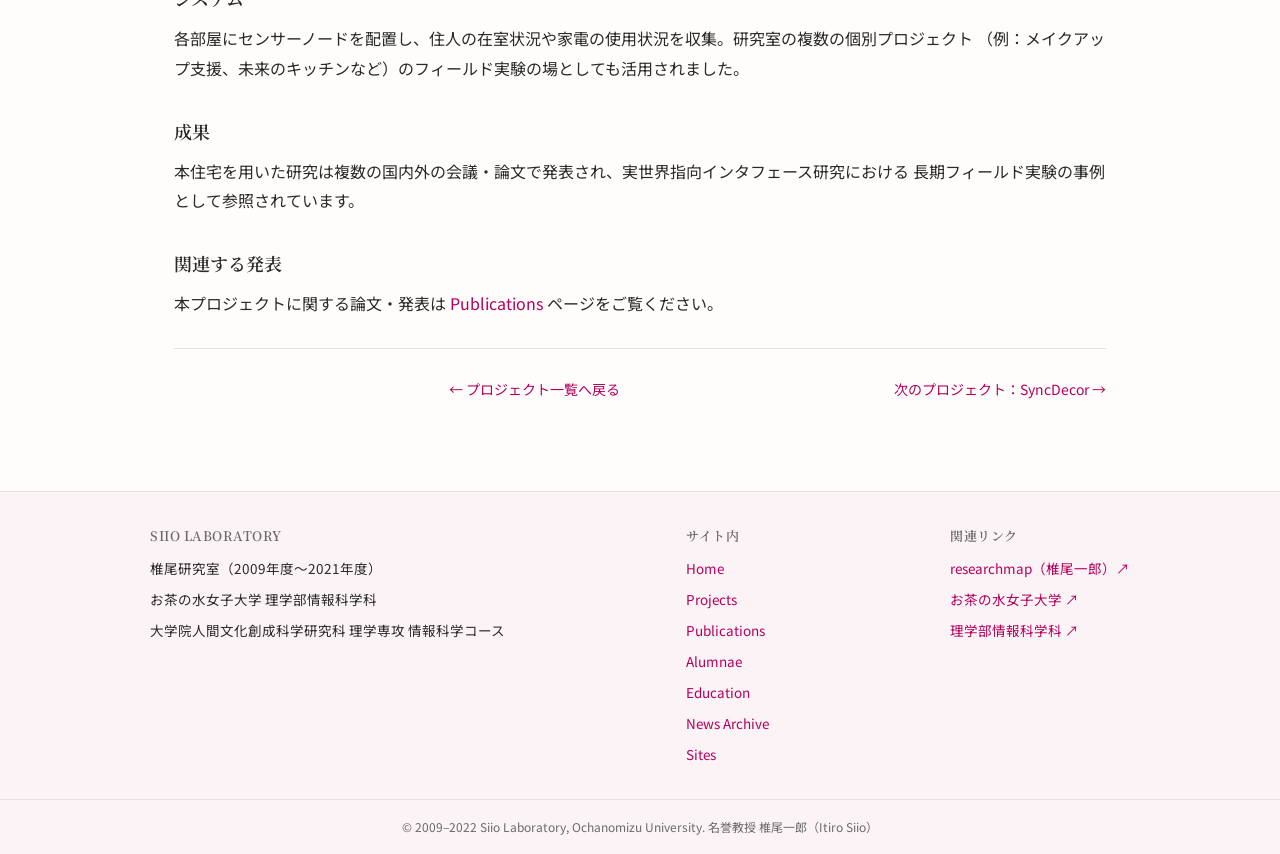
<file: projects/ochahouse.html>
<!DOCTYPE html>
<html lang="ja">
<head>
<meta charset="UTF-8">
<meta name="viewport" content="width=device-width, initial-scale=1.0">
<title>ユビキタスコンピューティング実験住宅 OchaHouse｜Projects ｜ 椎尾研究室（アーカイブ）Siio Laboratory, Ochanomizu University</title>
<meta name="description" content="ユビキタスコンピューティング実験住宅 OchaHouse（OchaHouse）研究プロジェクトの紹介。">
<link rel="preconnect" href="https://fonts.googleapis.com">
<link rel="preconnect" href="https://fonts.gstatic.com" crossorigin>
<link href="https://fonts.googleapis.com/css2?family=Noto+Serif+JP:wght@500;700&family=Noto+Sans+JP:wght@400;500;700&display=swap" rel="stylesheet">
<link rel="stylesheet" href="../css/style.css">
</head>
<body>

<div class="top-bar">
  <div class="container">
    <span>お茶の水女子大学 名誉教授 椎尾一郎 研究室アーカイブ</span>
    <a href="https://www.ocha.ac.jp" target="_blank" rel="noopener">お茶の水女子大学 公式サイト ↗</a>
  </div>
</div>

<header class="site-header">
  <div class="container header-inner">
    <svg class="site-logo" viewBox="0 0 44 44" xmlns="http://www.w3.org/2000/svg" role="img" aria-label="椎尾研究室ロゴ">
  <circle cx="22" cy="22" r="21" fill="none" stroke="#b3005c" stroke-width="1.4"/>
  <g fill="#b3005c">
    <path d="M22 8c3 4 3 8 0 11-3-3-3-7 0-11z"/>
    <path d="M22 36c-3-4-3-8 0-11 3 3 3 7 0 11z"/>
    <path d="M8 22c4-3 8-3 11 0-3 3-7 3-11 0z"/>
    <path d="M36 22c-4 3-8 3-11 0 3-3 7-3 11 0z"/>
  </g>
  <circle cx="22" cy="22" r="3.4" fill="#5c7a45"/>
</svg>
    <div class="site-title-block">
      <p class="site-title-ja">椎尾研究室</p>
      <p class="site-title-en">Siio Laboratory</p>
      <p class="site-affiliation">お茶の水女子大学 理学部情報科学科 ／ 大学院人間文化創成科学研究科</p>
    </div>
  </div>
</header>

<nav class="site-nav" aria-label="サイト内メインナビゲーション">
  <ul>
        <li><a href="../index.html">ホーム<br><span style="font-size:10.5px;letter-spacing:.06em;opacity:.7">Home</span></a></li>
        <li><a href="../projects.html" class="active">研究プロジェクト<br><span style="font-size:10.5px;letter-spacing:.06em;opacity:.7">Projects</span></a></li>
        <li><a href="../publications.html">研究業績<br><span style="font-size:10.5px;letter-spacing:.06em;opacity:.7">Publications</span></a></li>
        <li><a href="../alumnae.html">卒業生<br><span style="font-size:10.5px;letter-spacing:.06em;opacity:.7">Alumnae</span></a></li>
        <li><a href="../education.html">担当授業<br><span style="font-size:10.5px;letter-spacing:.06em;opacity:.7">Education</span></a></li>
        <li><a href="../news.html">ニュースアーカイブ<br><span style="font-size:10.5px;letter-spacing:.06em;opacity:.7">News Archive</span></a></li>
        <li><a href="../sites.html">関連サイト<br><span style="font-size:10.5px;letter-spacing:.06em;opacity:.7">Sites</span></a></li>
  </ul>
</nav>

<div class="archive-notice">
  <div class="container">
    <strong>【アーカイブサイトについて】</strong>
    <span>椎尾研究室は2022年3月をもって活動を終了しました。このサイトは在職中の研究・教育活動の記録を静的に保存したものです。</span>
  </div>
</div>

<section class="project-header">
  <div class="container">
    <p class="breadcrumb"><a href="../projects.html">Projects</a> &gt; ユビキタスコンピューティング実験住宅 OchaHouse</p>
    <h1>ユビキタスコンピューティング実験住宅 OchaHouse<br><span style="font-size:.55em;color:var(--c-text-muted);font-family:var(--font-sans);font-weight:500;">OchaHouse</span></h1>
    <dl class="project-meta">
      <div><dt>研究期間</dt><dd>2007年4月 &ndash; 2010年3月（以降も関連研究継続）</dd></div>
      <div><dt>キーワード</dt><dd>実験住宅, フィールド実験, スマートホーム</dd></div>
    </dl>
  </div>
</section>

<section class="section">
  <div class="container">
    <figure class="project-figure">
      <div class="placeholder-img">写真・図版を images/ フォルダに配置してここに表示してください</div>
      <figcaption>Fig. OchaHouse のシステム外観（画像差し替え用プレースホルダー）</figcaption>
    </figure>

    <div class="project-body">
      
<h2>概要</h2>
<p>
OchaHouseは、お茶の水女子大学構内に設置されたユビキタスコンピューティング実験住宅です。
実際の生活空間に近い一戸建て規模の住宅にセンサー・アクチュエータ・家電制御機構を組み込み、
実験室では得がたい「暮らしの中での使われ方」を継続的に観察・検証することを目的としました。
</p>
<h2>背景</h2>
<p>
ユビキタスコンピューティング研究の多くは短時間・小規模な実験室評価にとどまりがちですが、
本プロジェクトでは住宅全体をフィールドとすることで、日常生活の文脈に根ざした技術評価を目指しました。
照明・空調・鍵など住宅設備のセンシングとログ取得の基盤も整備しています。
</p>
<h2>システム</h2>
<p>
各部屋にセンサーノードを配置し、住人の在室状況や家電の使用状況を収集。研究室の複数の個別プロジェクト
（例：メイクアップ支援、未来のキッチンなど）のフィールド実験の場としても活用されました。
</p>
<h2>成果</h2>
<p>
本住宅を用いた研究は複数の国内外の会議・論文で発表され、実世界指向インタフェース研究における
長期フィールド実験の事例として参照されています。
</p>


      <h2>関連する発表</h2>
      <p>本プロジェクトに関する論文・発表は <a href="../publications.html">Publications</a> ページをご覧ください。</p>
    </div>

    <div class="project-nav">
      <span></span>
      <span><a href="../projects.html">← プロジェクト一覧へ戻る</a></span>
      <span><a href="syncdecor.html">次のプロジェクト：SyncDecor →</a></span>
    </div>
  </div>
</section>

<footer class="site-footer">
  <div class="container footer-inner">
    <div class="footer-col">
      <h4>SIIO LABORATORY</h4>
      <ul>
        <li>椎尾研究室（2009年度〜2021年度）</li>
        <li>お茶の水女子大学 理学部情報科学科</li>
        <li>大学院人間文化創成科学研究科 理学専攻 情報科学コース</li>
      </ul>
    </div>
    <div class="footer-col">
      <h4>サイト内</h4>
      <ul>
        <li><a href="../index.html">Home</a></li>
        <li><a href="../projects.html">Projects</a></li>
        <li><a href="../publications.html">Publications</a></li>
        <li><a href="../alumnae.html">Alumnae</a></li>
        <li><a href="../education.html">Education</a></li>
        <li><a href="../news.html">News Archive</a></li>
        <li><a href="../sites.html">Sites</a></li>
      </ul>
    </div>
    <div class="footer-col">
      <h4>関連リンク</h4>
      <ul>
        <li><a href="https://researchmap.jp/read0093808" target="_blank" rel="noopener">researchmap（椎尾一郎）↗</a></li>
        <li><a href="https://www.ocha.ac.jp" target="_blank" rel="noopener">お茶の水女子大学 ↗</a></li>
        <li><a href="https://www.sci.ocha.ac.jp/ug/is/index.html" target="_blank" rel="noopener">理学部情報科学科 ↗</a></li>
      </ul>
    </div>
  </div>
  <div class="footer-bottom">
    &copy; 2009&ndash;2022 Siio Laboratory, Ochanomizu University. 名誉教授 椎尾一郎（Itiro Siio）
  </div>
</footer>

</body>
</html>
</file>
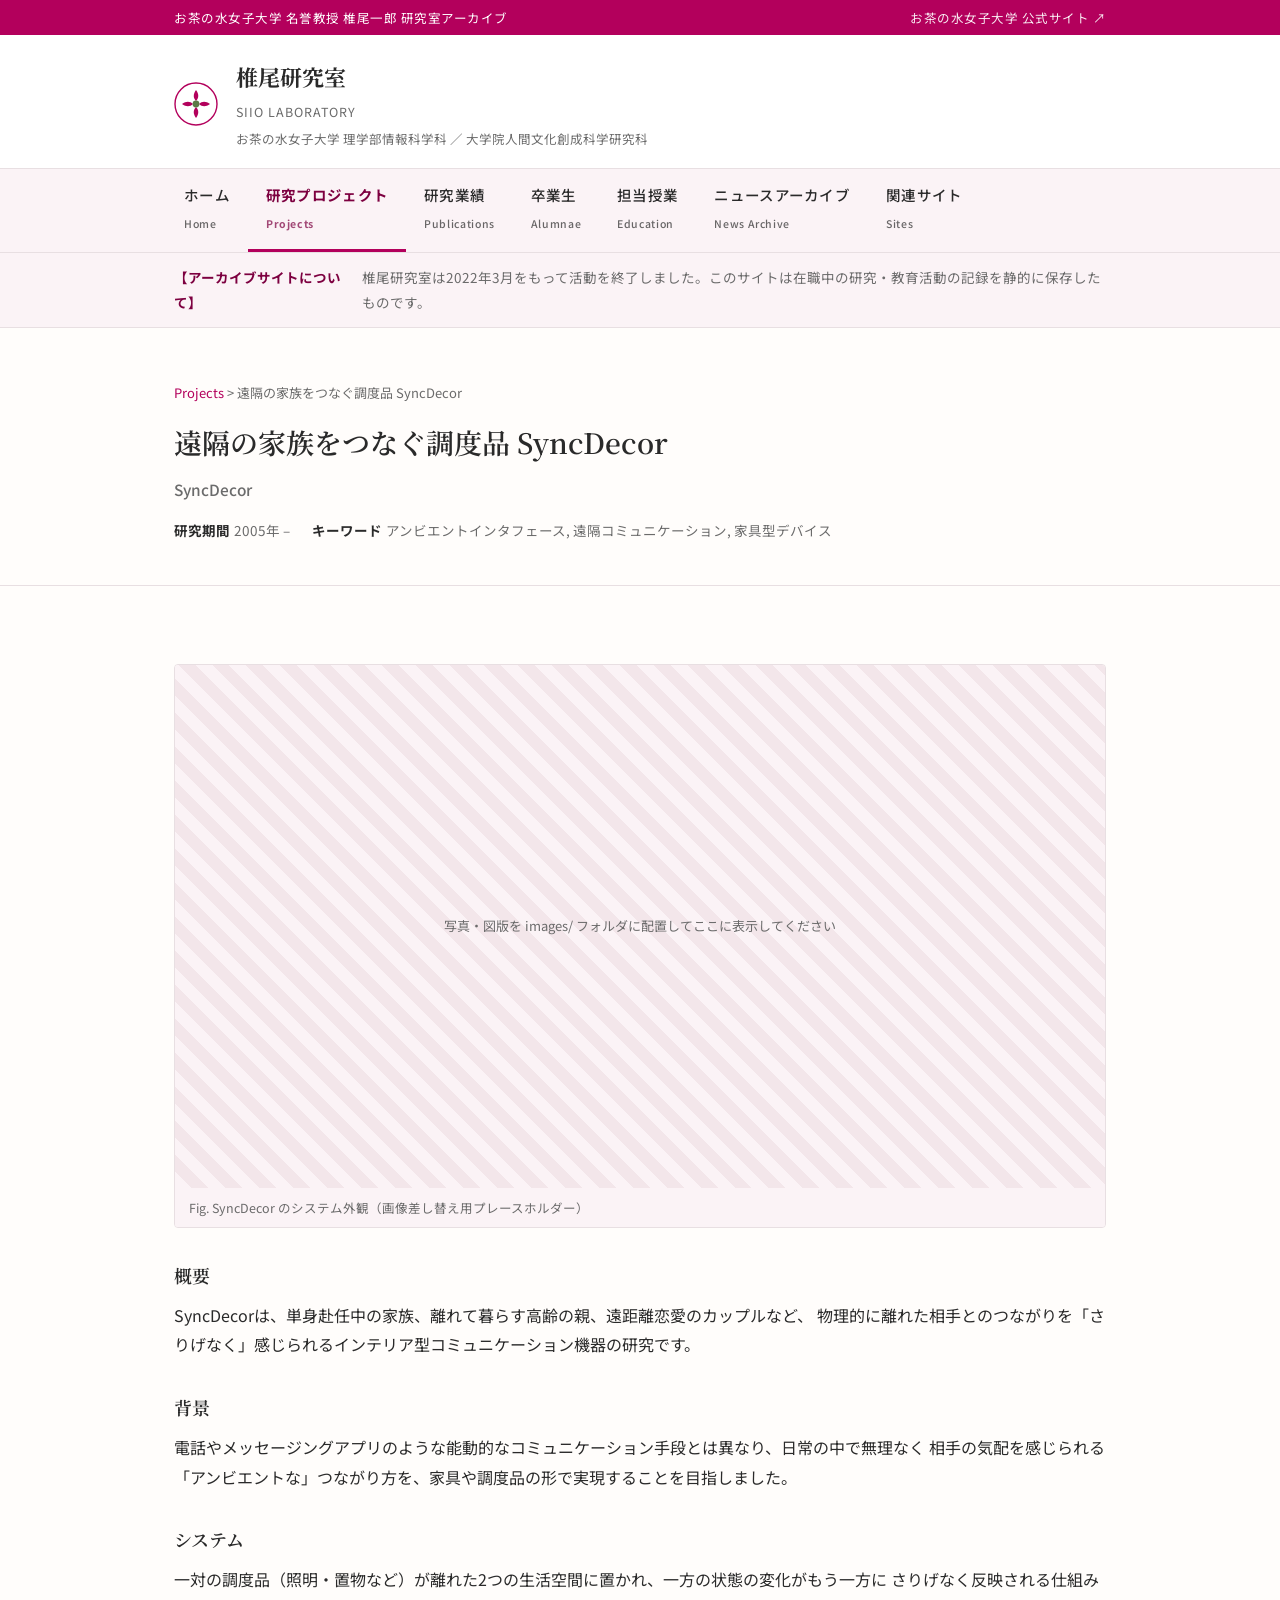
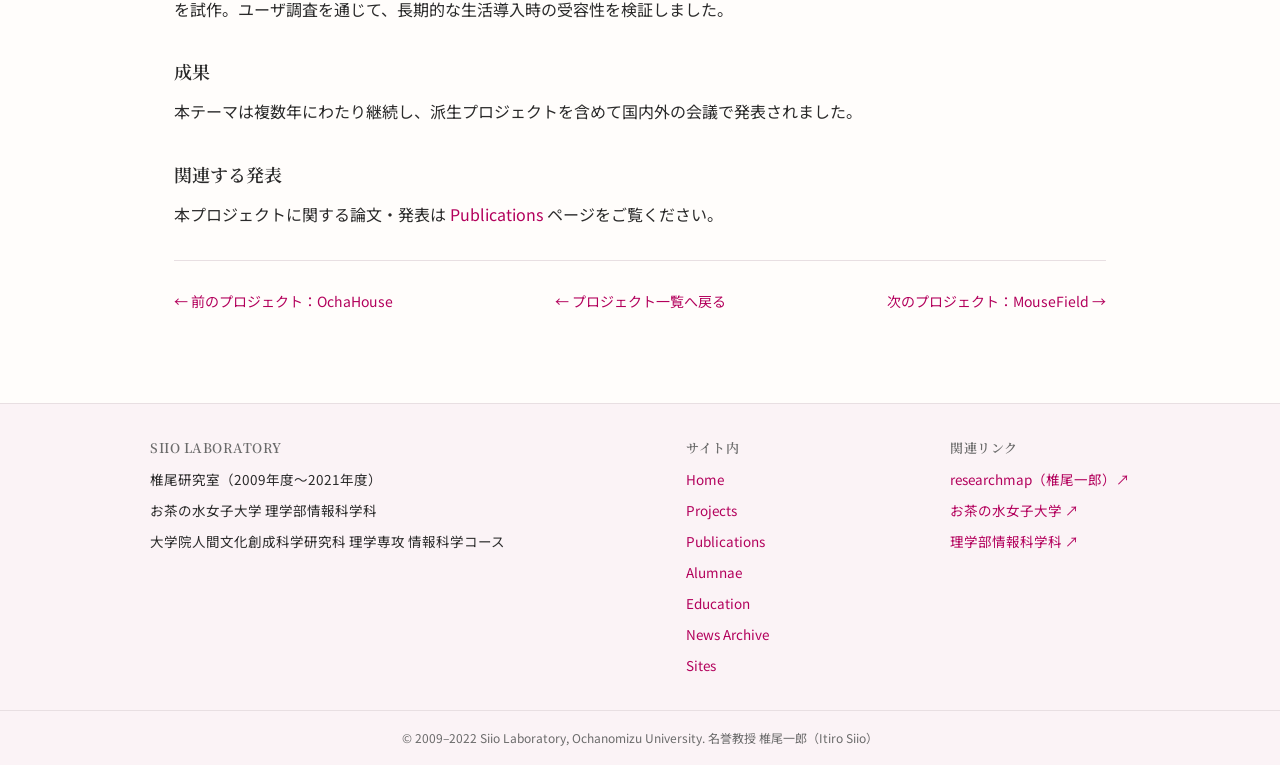
<file: projects/syncdecor.html>
<!DOCTYPE html>
<html lang="ja">
<head>
<meta charset="UTF-8">
<meta name="viewport" content="width=device-width, initial-scale=1.0">
<title>遠隔の家族をつなぐ調度品 SyncDecor｜Projects ｜ 椎尾研究室（アーカイブ）Siio Laboratory, Ochanomizu University</title>
<meta name="description" content="遠隔の家族をつなぐ調度品 SyncDecor（SyncDecor）研究プロジェクトの紹介。">
<link rel="preconnect" href="https://fonts.googleapis.com">
<link rel="preconnect" href="https://fonts.gstatic.com" crossorigin>
<link href="https://fonts.googleapis.com/css2?family=Noto+Serif+JP:wght@500;700&family=Noto+Sans+JP:wght@400;500;700&display=swap" rel="stylesheet">
<link rel="stylesheet" href="../css/style.css">
</head>
<body>

<div class="top-bar">
  <div class="container">
    <span>お茶の水女子大学 名誉教授 椎尾一郎 研究室アーカイブ</span>
    <a href="https://www.ocha.ac.jp" target="_blank" rel="noopener">お茶の水女子大学 公式サイト ↗</a>
  </div>
</div>

<header class="site-header">
  <div class="container header-inner">
    <svg class="site-logo" viewBox="0 0 44 44" xmlns="http://www.w3.org/2000/svg" role="img" aria-label="椎尾研究室ロゴ">
  <circle cx="22" cy="22" r="21" fill="none" stroke="#b3005c" stroke-width="1.4"/>
  <g fill="#b3005c">
    <path d="M22 8c3 4 3 8 0 11-3-3-3-7 0-11z"/>
    <path d="M22 36c-3-4-3-8 0-11 3 3 3 7 0 11z"/>
    <path d="M8 22c4-3 8-3 11 0-3 3-7 3-11 0z"/>
    <path d="M36 22c-4 3-8 3-11 0 3-3 7-3 11 0z"/>
  </g>
  <circle cx="22" cy="22" r="3.4" fill="#5c7a45"/>
</svg>
    <div class="site-title-block">
      <p class="site-title-ja">椎尾研究室</p>
      <p class="site-title-en">Siio Laboratory</p>
      <p class="site-affiliation">お茶の水女子大学 理学部情報科学科 ／ 大学院人間文化創成科学研究科</p>
    </div>
  </div>
</header>

<nav class="site-nav" aria-label="サイト内メインナビゲーション">
  <ul>
        <li><a href="../index.html">ホーム<br><span style="font-size:10.5px;letter-spacing:.06em;opacity:.7">Home</span></a></li>
        <li><a href="../projects.html" class="active">研究プロジェクト<br><span style="font-size:10.5px;letter-spacing:.06em;opacity:.7">Projects</span></a></li>
        <li><a href="../publications.html">研究業績<br><span style="font-size:10.5px;letter-spacing:.06em;opacity:.7">Publications</span></a></li>
        <li><a href="../alumnae.html">卒業生<br><span style="font-size:10.5px;letter-spacing:.06em;opacity:.7">Alumnae</span></a></li>
        <li><a href="../education.html">担当授業<br><span style="font-size:10.5px;letter-spacing:.06em;opacity:.7">Education</span></a></li>
        <li><a href="../news.html">ニュースアーカイブ<br><span style="font-size:10.5px;letter-spacing:.06em;opacity:.7">News Archive</span></a></li>
        <li><a href="../sites.html">関連サイト<br><span style="font-size:10.5px;letter-spacing:.06em;opacity:.7">Sites</span></a></li>
  </ul>
</nav>

<div class="archive-notice">
  <div class="container">
    <strong>【アーカイブサイトについて】</strong>
    <span>椎尾研究室は2022年3月をもって活動を終了しました。このサイトは在職中の研究・教育活動の記録を静的に保存したものです。</span>
  </div>
</div>

<section class="project-header">
  <div class="container">
    <p class="breadcrumb"><a href="../projects.html">Projects</a> &gt; 遠隔の家族をつなぐ調度品 SyncDecor</p>
    <h1>遠隔の家族をつなぐ調度品 SyncDecor<br><span style="font-size:.55em;color:var(--c-text-muted);font-family:var(--font-sans);font-weight:500;">SyncDecor</span></h1>
    <dl class="project-meta">
      <div><dt>研究期間</dt><dd>2005年 &ndash;</dd></div>
      <div><dt>キーワード</dt><dd>アンビエントインタフェース, 遠隔コミュニケーション, 家具型デバイス</dd></div>
    </dl>
  </div>
</section>

<section class="section">
  <div class="container">
    <figure class="project-figure">
      <div class="placeholder-img">写真・図版を images/ フォルダに配置してここに表示してください</div>
      <figcaption>Fig. SyncDecor のシステム外観（画像差し替え用プレースホルダー）</figcaption>
    </figure>

    <div class="project-body">
      
<h2>概要</h2>
<p>
SyncDecorは、単身赴任中の家族、離れて暮らす高齢の親、遠距離恋愛のカップルなど、
物理的に離れた相手とのつながりを「さりげなく」感じられるインテリア型コミュニケーション機器の研究です。
</p>
<h2>背景</h2>
<p>
電話やメッセージングアプリのような能動的なコミュニケーション手段とは異なり、日常の中で無理なく
相手の気配を感じられる「アンビエントな」つながり方を、家具や調度品の形で実現することを目指しました。
</p>
<h2>システム</h2>
<p>
一対の調度品（照明・置物など）が離れた2つの生活空間に置かれ、一方の状態の変化がもう一方に
さりげなく反映される仕組みを試作。ユーザ調査を通じて、長期的な生活導入時の受容性を検証しました。
</p>
<h2>成果</h2>
<p>
本テーマは複数年にわたり継続し、派生プロジェクトを含めて国内外の会議で発表されました。
</p>


      <h2>関連する発表</h2>
      <p>本プロジェクトに関する論文・発表は <a href="../publications.html">Publications</a> ページをご覧ください。</p>
    </div>

    <div class="project-nav">
      <span><a href="ochahouse.html">← 前のプロジェクト：OchaHouse</a></span>
      <span><a href="../projects.html">← プロジェクト一覧へ戻る</a></span>
      <span><a href="mousefield.html">次のプロジェクト：MouseField →</a></span>
    </div>
  </div>
</section>

<footer class="site-footer">
  <div class="container footer-inner">
    <div class="footer-col">
      <h4>SIIO LABORATORY</h4>
      <ul>
        <li>椎尾研究室（2009年度〜2021年度）</li>
        <li>お茶の水女子大学 理学部情報科学科</li>
        <li>大学院人間文化創成科学研究科 理学専攻 情報科学コース</li>
      </ul>
    </div>
    <div class="footer-col">
      <h4>サイト内</h4>
      <ul>
        <li><a href="../index.html">Home</a></li>
        <li><a href="../projects.html">Projects</a></li>
        <li><a href="../publications.html">Publications</a></li>
        <li><a href="../alumnae.html">Alumnae</a></li>
        <li><a href="../education.html">Education</a></li>
        <li><a href="../news.html">News Archive</a></li>
        <li><a href="../sites.html">Sites</a></li>
      </ul>
    </div>
    <div class="footer-col">
      <h4>関連リンク</h4>
      <ul>
        <li><a href="https://researchmap.jp/read0093808" target="_blank" rel="noopener">researchmap（椎尾一郎）↗</a></li>
        <li><a href="https://www.ocha.ac.jp" target="_blank" rel="noopener">お茶の水女子大学 ↗</a></li>
        <li><a href="https://www.sci.ocha.ac.jp/ug/is/index.html" target="_blank" rel="noopener">理学部情報科学科 ↗</a></li>
      </ul>
    </div>
  </div>
  <div class="footer-bottom">
    &copy; 2009&ndash;2022 Siio Laboratory, Ochanomizu University. 名誉教授 椎尾一郎（Itiro Siio）
  </div>
</footer>

</body>
</html>
</file>
<file: css/style.css>
/* =========================================================
   椎尾研究室（アーカイブ）サイト共通スタイル
   Design tokens
   ---------------------------------------------------------
   Color:
     --c-primary      : お茶大公式サイトを踏襲した江戸紫がかった
                         ピンク（見出し・リンク・アクセント）
     --c-primary-dark : 濃色（ホバー・強調）
     --c-tea          : 茶の葉を思わせる深緑（数点だけ差し色）
     --c-bg           : ページ背景（生成りに近い白）
     --c-bg-alt       : セクション区切り用の淡いピンク背景
     --c-text         : 本文色
     --c-text-muted   : 補足・キャプション色
     --c-border       : 罫線色
   Type:
     見出し   : "Noto Serif JP"（品格・記録性を表す明朝系）
     本文     : "Noto Sans JP"（可読性重視のゴシック系）
     数値/日付: "Zen Kaku Gothic New" 相当のレターディテール
                → 実装では Noto Sans JP の等幅数字機能を使用
   ========================================================= */

:root {
  --c-primary: #b3005c;
  --c-primary-dark: #7d0040;
  --c-primary-tint: #f4dbe6;
  --c-tea: #5c7a45;
  --c-bg: #fffdfb;
  --c-bg-alt: #fbf3f6;
  --c-text: #2a2a2a;
  --c-text-muted: #6b6b6b;
  --c-border: #e8dfe2;
  --c-white: #ffffff;

  --font-serif: "Noto Serif JP", "Yu Mincho", serif;
  --font-sans: "Noto Sans JP", "Hiragino Sans", "Meiryo", sans-serif;

  --max-width: 980px;
  --radius: 4px;
}

* {
  box-sizing: border-box;
}

html {
  scroll-behavior: smooth;
}

body {
  margin: 0;
  background: var(--c-bg);
  color: var(--c-text);
  font-family: var(--font-sans);
  font-size: 16px;
  line-height: 1.85;
  -webkit-font-smoothing: antialiased;
}

img {
  max-width: 100%;
  display: block;
}

a {
  color: var(--c-primary);
  text-decoration: none;
}

a:hover {
  color: var(--c-primary-dark);
  text-decoration: underline;
}

a:focus-visible,
button:focus-visible {
  outline: 2px solid var(--c-primary);
  outline-offset: 2px;
}

h1, h2, h3, h4 {
  font-family: var(--font-serif);
  font-weight: 600;
  color: var(--c-text);
  line-height: 1.5;
}

.container {
  max-width: var(--max-width);
  margin: 0 auto;
  padding: 0 24px;
}

/* ---------- 上部帯（大学公式サイトを踏襲した細いアクセントバー） ---------- */

.top-bar {
  background: var(--c-primary);
  color: var(--c-white);
  font-size: 12.5px;
  letter-spacing: 0.04em;
}

.top-bar .container {
  display: flex;
  justify-content: space-between;
  align-items: center;
  padding-top: 6px;
  padding-bottom: 6px;
}

.top-bar a {
  color: var(--c-white);
  opacity: 0.92;
}

.top-bar a:hover {
  opacity: 1;
  text-decoration: underline;
}

/* ---------- ヘッダー ---------- */

.site-header {
  background: var(--c-white);
  border-bottom: 1px solid var(--c-border);
}

.header-inner {
  display: flex;
  align-items: center;
  gap: 18px;
  padding: 22px 24px 18px;
}

.site-logo {
  flex-shrink: 0;
  width: 44px;
  height: 44px;
}

.site-title-block {
  flex: 1;
  min-width: 0;
}

.site-title-ja {
  font-family: var(--font-serif);
  font-size: 22px;
  font-weight: 700;
  margin: 0;
  color: var(--c-text);
}

.site-title-en {
  margin: 2px 0 0;
  font-size: 12.5px;
  letter-spacing: 0.08em;
  color: var(--c-text-muted);
  text-transform: uppercase;
}

.site-affiliation {
  margin: 4px 0 0;
  font-size: 12.5px;
  color: var(--c-text-muted);
}

/* ---------- ナビゲーション ---------- */

.site-nav {
  background: var(--c-bg-alt);
  border-bottom: 1px solid var(--c-border);
}

.site-nav ul {
  list-style: none;
  margin: 0;
  padding: 0;
  display: flex;
  flex-wrap: wrap;
  max-width: var(--max-width);
  margin: 0 auto;
  padding: 0 16px;
}

.site-nav a {
  display: block;
  padding: 13px 18px;
  color: var(--c-text);
  font-size: 14.5px;
  font-weight: 500;
  letter-spacing: 0.02em;
  border-bottom: 3px solid transparent;
  text-decoration: none;
}

.site-nav a:hover {
  color: var(--c-primary);
  border-bottom-color: var(--c-primary-tint);
}

.site-nav a.active {
  color: var(--c-primary-dark);
  border-bottom-color: var(--c-primary);
  font-weight: 700;
}

/* ---------- アーカイブ告知バナー ---------- */

.archive-notice {
  background: var(--c-bg-alt);
  border-bottom: 1px solid var(--c-border);
}

.archive-notice .container {
  padding-top: 12px;
  padding-bottom: 12px;
  font-size: 13.5px;
  color: var(--c-text-muted);
  display: flex;
  gap: 8px;
  align-items: baseline;
}

.archive-notice strong {
  color: var(--c-primary-dark);
  font-weight: 700;
}

/* ---------- ヒーロー（Home用） ---------- */

.hero {
  padding: 56px 0 44px;
  border-bottom: 1px solid var(--c-border);
}

.hero-eyebrow {
  display: inline-block;
  font-size: 12.5px;
  letter-spacing: 0.12em;
  color: var(--c-tea);
  border: 1px solid var(--c-tea);
  border-radius: 999px;
  padding: 3px 12px;
  margin-bottom: 18px;
}

.hero h1 {
  font-size: 32px;
  margin: 0 0 14px;
}

.hero .lead {
  font-size: 16.5px;
  color: var(--c-text-muted);
  max-width: 680px;
  margin: 0 0 0;
}

/* ---------- 汎用セクション ---------- */

.section {
  padding: 48px 0;
}

.section + .section {
  border-top: 1px solid var(--c-border);
}

.section-alt {
  background: var(--c-bg-alt);
}

.section-heading {
  display: flex;
  align-items: baseline;
  gap: 12px;
  margin-bottom: 8px;
}

.section-heading h2 {
  font-size: 22px;
  margin: 0;
  padding-bottom: 10px;
  border-bottom: 3px solid var(--c-primary);
  display: inline-block;
}

.section-heading .en {
  font-size: 12px;
  letter-spacing: 0.08em;
  color: var(--c-text-muted);
  text-transform: uppercase;
}

.section-intro {
  color: var(--c-text-muted);
  max-width: 720px;
  margin: 14px 0 30px;
}

/* ---------- カードグリッド（Projects一覧） ---------- */

.card-grid {
  display: grid;
  grid-template-columns: repeat(auto-fill, minmax(260px, 1fr));
  gap: 24px;
}

.card {
  border: 1px solid var(--c-border);
  border-radius: var(--radius);
  background: var(--c-white);
  overflow: hidden;
  display: flex;
  flex-direction: column;
  transition: box-shadow 0.15s ease, transform 0.15s ease;
}

.card:hover {
  box-shadow: 0 6px 18px rgba(179, 0, 92, 0.1);
  transform: translateY(-2px);
}

.card-thumb {
  aspect-ratio: 16 / 10;
  background: linear-gradient(135deg, var(--c-primary-tint), var(--c-bg-alt));
  display: flex;
  align-items: center;
  justify-content: center;
  color: var(--c-primary-dark);
  font-family: var(--font-serif);
  font-size: 13px;
  letter-spacing: 0.05em;
  text-align: center;
  padding: 10px;
}

.card-body {
  padding: 16px 18px 20px;
  flex: 1;
  display: flex;
  flex-direction: column;
}

.card-period {
  font-size: 12px;
  color: var(--c-text-muted);
  margin-bottom: 6px;
}

.card-body h3 {
  font-size: 16.5px;
  margin: 0 0 8px;
}

.card-body h3 a {
  color: var(--c-text);
}

.card-body h3 a:hover {
  color: var(--c-primary);
  text-decoration: none;
}

.card-body p {
  font-size: 14px;
  color: var(--c-text-muted);
  margin: 0 0 14px;
  flex: 1;
}

.card-link {
  font-size: 13.5px;
  font-weight: 700;
}

/* ---------- Home: 写真ギャラリー・教員紹介 ---------- */

.photo-card {
  margin: 0;
  border: 1px solid var(--c-border);
  border-radius: var(--radius);
  overflow: hidden;
  background: var(--c-white);
}

.photo-card img {
  width: 100%;
  aspect-ratio: 4 / 3;
  object-fit: cover;
  background: var(--c-bg-alt);
}

.photo-card figcaption {
  padding: 8px 12px;
  font-size: 12.5px;
  color: var(--c-text-muted);
}

.faculty-block {
  display: flex;
  gap: 28px;
  align-items: flex-start;
  flex-wrap: wrap;
}

.faculty-photo {
  width: 140px;
  height: 140px;
  object-fit: cover;
  border-radius: 50%;
  border: 3px solid var(--c-primary-tint);
  flex-shrink: 0;
}

.faculty-block > div {
  flex: 1;
  min-width: 240px;
}

/* ---------- プロジェクト個別ページ ---------- */

.project-header {
  padding: 40px 0 28px;
  border-bottom: 1px solid var(--c-border);
}

.breadcrumb {
  font-size: 13px;
  color: var(--c-text-muted);
  margin-bottom: 16px;
}

.project-header h1 {
  font-size: 28px;
  margin: 0 0 10px;
}

.project-meta {
  display: flex;
  flex-wrap: wrap;
  gap: 10px 22px;
  font-size: 13.5px;
  color: var(--c-text-muted);
}

.project-meta dt {
  font-weight: 700;
  color: var(--c-text);
  display: inline;
}

.project-meta dd {
  display: inline;
  margin: 0 0 0 4px;
}

.project-figure {
  margin: 30px 0;
  border: 1px solid var(--c-border);
  border-radius: var(--radius);
  overflow: hidden;
}

.project-figure .placeholder-img {
  aspect-ratio: 16/9;
  background: repeating-linear-gradient(
    45deg,
    var(--c-bg-alt),
    var(--c-bg-alt) 12px,
    #f3e6ea 12px,
    #f3e6ea 24px
  );
  display: flex;
  align-items: center;
  justify-content: center;
  color: var(--c-text-muted);
  font-size: 13px;
}

.project-figure figcaption {
  padding: 8px 14px;
  font-size: 12.5px;
  color: var(--c-text-muted);
  background: var(--c-bg-alt);
}

.project-body h2 {
  font-size: 18px;
  margin: 34px 0 12px;
}

.project-body p {
  margin: 0 0 14px;
}

.project-nav {
  display: flex;
  justify-content: space-between;
  padding: 28px 0 0;
  margin-top: 30px;
  border-top: 1px solid var(--c-border);
  font-size: 14px;
}

/* ---------- テーブル（Publications / Alumnae / Education） ---------- */

.data-table-wrap {
  overflow-x: auto;
  border: 1px solid var(--c-border);
  border-radius: var(--radius);
}

table.data-table {
  width: 100%;
  border-collapse: collapse;
  font-size: 14.5px;
  background: var(--c-white);
}

table.data-table caption {
  text-align: left;
  font-family: var(--font-serif);
  font-size: 15px;
  padding: 12px 16px;
  background: var(--c-bg-alt);
  border-bottom: 1px solid var(--c-border);
}

table.data-table th,
table.data-table td {
  text-align: left;
  padding: 10px 14px;
  border-bottom: 1px solid var(--c-border);
  vertical-align: top;
}

table.data-table thead th {
  background: var(--c-bg-alt);
  font-weight: 700;
  white-space: nowrap;
}

table.data-table tbody tr:hover {
  background: var(--c-bg-alt);
}

table.data-table tbody tr:last-child td {
  border-bottom: none;
}

.year-group-heading {
  font-family: var(--font-serif);
  font-size: 18px;
  margin: 40px 0 14px;
  padding-bottom: 6px;
  border-bottom: 2px solid var(--c-primary-tint);
}

.year-group-heading:first-of-type {
  margin-top: 0;
}

.award-tag {
  display: inline-block;
  font-size: 11.5px;
  font-weight: 700;
  color: var(--c-primary-dark);
  background: var(--c-primary-tint);
  border-radius: 999px;
  padding: 1px 9px;
  margin-left: 8px;
  vertical-align: middle;
}

/* ---------- ニュースアーカイブ ---------- */

.news-list {
  list-style: none;
  margin: 0;
  padding: 0;
}

.news-item {
  display: flex;
  gap: 20px;
  padding: 18px 0;
  border-bottom: 1px solid var(--c-border);
}

.news-item:first-child {
  padding-top: 0;
}

.news-date {
  flex-shrink: 0;
  width: 96px;
  font-size: 13px;
  color: var(--c-text-muted);
  font-variant-numeric: tabular-nums;
  padding-top: 2px;
}

.news-content p {
  margin: 0 0 6px;
}

.news-content .en {
  font-size: 13.5px;
  color: var(--c-text-muted);
}

/* ---------- リンク一覧（Sites） ---------- */

.link-list {
  list-style: none;
  margin: 0;
  padding: 0;
  display: grid;
  gap: 14px;
}

.link-item {
  border: 1px solid var(--c-border);
  border-radius: var(--radius);
  padding: 16px 20px;
  background: var(--c-white);
}

.link-item a.link-title {
  font-size: 16px;
  font-weight: 700;
}

.link-item p {
  margin: 6px 0 0;
  font-size: 14px;
  color: var(--c-text-muted);
}

/* ---------- 汎用パーツ ---------- */

.note-box {
  background: var(--c-bg-alt);
  border-left: 3px solid var(--c-primary);
  padding: 14px 18px;
  font-size: 14px;
  color: var(--c-text-muted);
  border-radius: 0 var(--radius) var(--radius) 0;
  margin: 22px 0;
}

.template-note {
  background: #fff8e6;
  border-left: 3px solid #c98a1a;
  padding: 12px 18px;
  font-size: 13.5px;
  color: #6b4f0e;
  margin: 20px 0;
  border-radius: 0 var(--radius) var(--radius) 0;
}

.btn {
  display: inline-block;
  padding: 9px 20px;
  background: var(--c-primary);
  color: var(--c-white);
  border-radius: 999px;
  font-size: 14px;
  font-weight: 700;
  text-decoration: none;
}

.btn:hover {
  background: var(--c-primary-dark);
  color: var(--c-white);
  text-decoration: none;
}

/* ---------- フッター ---------- */

.site-footer {
  border-top: 1px solid var(--c-border);
  background: var(--c-bg-alt);
  margin-top: 40px;
}

.footer-inner {
  padding: 34px 0 26px;
  display: flex;
  flex-wrap: wrap;
  justify-content: space-between;
  gap: 20px;
}

.footer-col h4 {
  font-size: 13px;
  color: var(--c-text-muted);
  margin: 0 0 10px;
  letter-spacing: 0.04em;
}

.footer-col ul {
  list-style: none;
  margin: 0;
  padding: 0;
  font-size: 13.5px;
}

.footer-col li {
  margin-bottom: 6px;
}

.footer-bottom {
  border-top: 1px solid var(--c-border);
  padding: 16px 24px;
  text-align: center;
  font-size: 12px;
  color: var(--c-text-muted);
}

/* ---------- レスポンシブ ---------- */

@media (max-width: 640px) {
  .header-inner {
    padding: 18px 20px 14px;
  }
  .site-title-ja {
    font-size: 18px;
  }
  .hero h1 {
    font-size: 24px;
  }
  .site-nav a {
    padding: 11px 13px;
    font-size: 13.5px;
  }
  .news-item {
    flex-direction: column;
    gap: 4px;
  }
  .news-date {
    width: auto;
  }
}

@media (prefers-reduced-motion: reduce) {
  * {
    transition: none !important;
    scroll-behavior: auto !important;
  }
}
</file>
